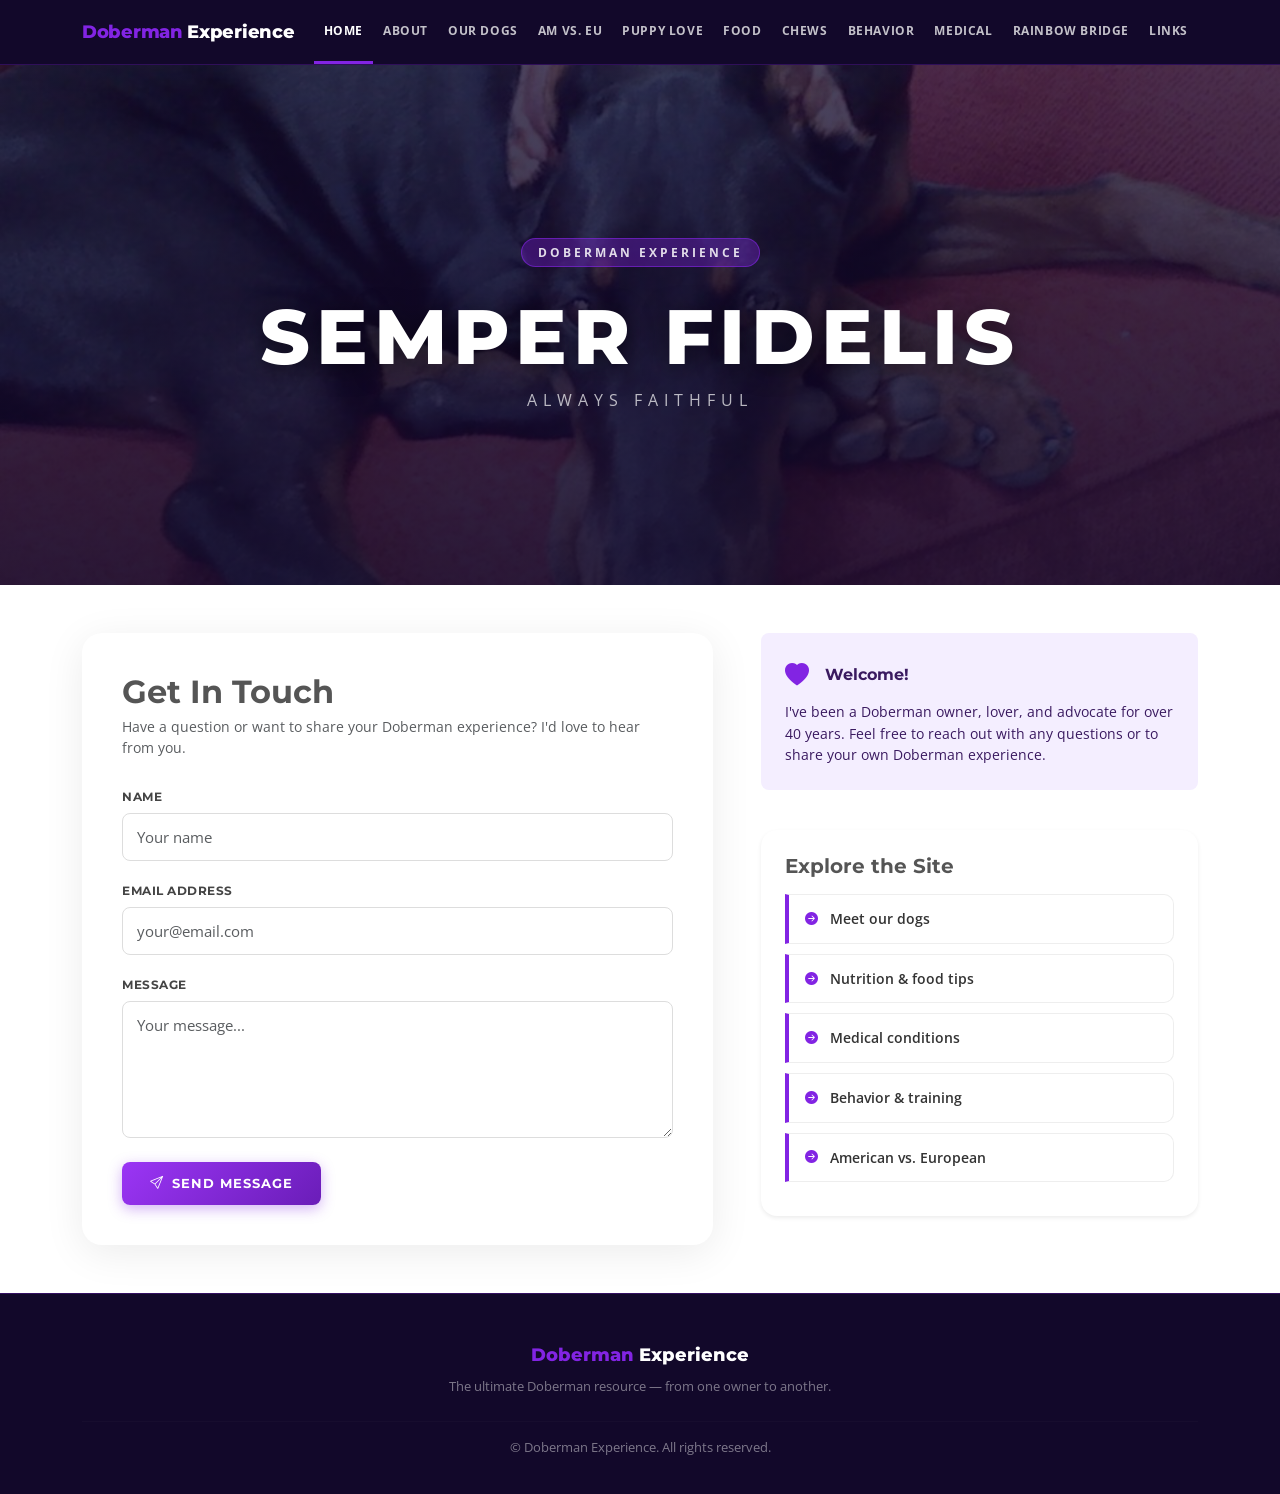
<file: index.html>
<!DOCTYPE html>
<html lang="en">
<head>
  <meta charset="UTF-8">
  <meta name="viewport" content="width=device-width, initial-scale=1.0">
  <title>Doberman Experience – The ultimate Doberman Experience</title>
  <meta name="description" content="Resources, tips, and personal insights from 40+ years of Doberman ownership.">
  <link rel="stylesheet" href="https://cdn.jsdelivr.net/npm/bootstrap@5.3.3/dist/css/bootstrap.min.css">
  <link rel="stylesheet" href="https://cdn.jsdelivr.net/npm/bootstrap-icons@1.11.3/font/bootstrap-icons.min.css">
  <link rel="stylesheet" href="css/styles.css">
</head>
<body>

  <!-- ── Navbar ── -->
  <nav class="navbar navbar-expand-xl sticky-top site-navbar">
    <div class="container">
      <a class="navbar-brand" href="index.html"><span>Doberman</span> Experience</a>
      <button class="navbar-toggler" type="button" data-bs-toggle="collapse" data-bs-target="#siteNav" aria-label="Toggle navigation">
        <span class="navbar-toggler-icon"></span>
      </button>
      <div class="collapse navbar-collapse" id="siteNav">
        <ul class="navbar-nav ms-auto">
          <li class="nav-item"><a class="nav-link active" href="index.html">Home</a></li>
          <li class="nav-item"><a class="nav-link" href="about.html">About</a></li>
          <li class="nav-item"><a class="nav-link" href="our-dogs.html">Our Dogs</a></li>
          <li class="nav-item"><a class="nav-link" href="american-vs-european.html">Am vs. EU</a></li>
          <li class="nav-item"><a class="nav-link" href="puppy-love.html">Puppy Love</a></li>
          <li class="nav-item"><a class="nav-link" href="food.html">Food</a></li>
          <li class="nav-item"><a class="nav-link" href="chews.html">Chews</a></li>
          <li class="nav-item"><a class="nav-link" href="behavior.html">Behavior</a></li>
          <li class="nav-item"><a class="nav-link" href="medical-conditions.html">Medical</a></li>
          <li class="nav-item"><a class="nav-link" href="rainbow-bridge.html">Rainbow Bridge</a></li>
          <li class="nav-item"><a class="nav-link" href="links.html">Links</a></li>
        </ul>
      </div>
    </div>
  </nav>

  <!-- ── Hero ── -->
  <section class="hero">
    <div class="hero-bg" style="background-image:url('images/cropped-vika-red_n.jpg');"></div>
    <div class="hero-overlay"></div>
    <div class="hero-content">
      <div class="hero-badge">Doberman Experience</div>
      <h2>Semper Fidelis</h2>
      <p class="hero-sub">Always faithful</p>
    </div>
  </section>

  <!-- ── Main ── -->
  <main class="py-5">
    <div class="container">
      <div class="row g-5">

        <!-- Contact form -->
        <div class="col-lg-7">
          <div class="contact-card">
            <h2 class="fw-bold mb-1" style="font-family:'Montserrat',sans-serif;">Get In Touch</h2>
            <p class="text-muted mb-4" style="font-size:0.9rem;">Have a question or want to share your Doberman experience? I'd love to hear from you.</p>

            <!-- Replace action URL with your Formspree endpoint (free at formspree.io) -->
            <form action="YOUR_FORMSPREE_ENDPOINT_HERE" method="POST">
              <div class="mb-3">
                <label class="form-label" for="name">Name</label>
                <input type="text" class="form-control" id="name" name="name" placeholder="Your name" required>
              </div>
              <div class="mb-3">
                <label class="form-label" for="email">Email Address</label>
                <input type="email" class="form-control" id="email" name="email" placeholder="your@email.com" required>
              </div>
              <div class="mb-4">
                <label class="form-label" for="message">Message</label>
                <textarea class="form-control" id="message" name="message" rows="5" placeholder="Your message..." required></textarea>
              </div>
              <button type="submit" class="btn btn-primary">
                <i class="bi bi-send me-2"></i>Send Message
              </button>
            </form>
          </div>
        </div>

        <!-- Sidebar -->
        <div class="col-lg-5 d-flex flex-column gap-4">

          <div class="alert alert-brand-info rounded-3 border-0 p-4">
            <div class="d-flex align-items-center gap-3 mb-2">
              <i class="bi bi-heart-fill fs-4 text-purple"></i>
              <strong style="font-family:'Montserrat',sans-serif;">Welcome!</strong>
            </div>
            <p class="mb-0" style="font-size:0.9rem;">I've been a Doberman owner, lover, and advocate for over 40 years. Feel free to reach out with any questions or to share your own Doberman experience.</p>
          </div>

          <div class="bg-white rounded-4 p-4 shadow-sm">
            <h5 class="fw-bold mb-3" style="font-family:'Montserrat',sans-serif;">Explore the Site</h5>
            <a href="our-dogs.html" class="resource-link"><i class="bi bi-arrow-right-circle-fill"></i>Meet our dogs</a>
            <a href="food.html" class="resource-link"><i class="bi bi-arrow-right-circle-fill"></i>Nutrition &amp; food tips</a>
            <a href="medical-conditions.html" class="resource-link"><i class="bi bi-arrow-right-circle-fill"></i>Medical conditions</a>
            <a href="behavior.html" class="resource-link"><i class="bi bi-arrow-right-circle-fill"></i>Behavior &amp; training</a>
            <a href="american-vs-european.html" class="resource-link"><i class="bi bi-arrow-right-circle-fill"></i>American vs. European</a>
          </div>

        </div>
      </div>
    </div>
  </main>

  <!-- ── Footer ── -->
  <footer class="site-footer">
    <div class="container text-center">
      <div class="footer-brand"><span>Doberman</span> Experience</div>
      <p>The ultimate Doberman resource — from one owner to another.</p>
      <hr class="footer-divider">
      <p>&copy; Doberman Experience. All rights reserved.</p>
    </div>
  </footer>

  <script src="https://cdn.jsdelivr.net/npm/bootstrap@5.3.3/dist/js/bootstrap.bundle.min.js"></script>
  <script>
    // subtle hero zoom on load
    document.querySelector('.hero-bg').addEventListener('load', function() {
      this.classList.add('loaded');
    });
    document.querySelector('.hero-bg').classList.add('loaded');
  </script>
</body>
</html>
</file>
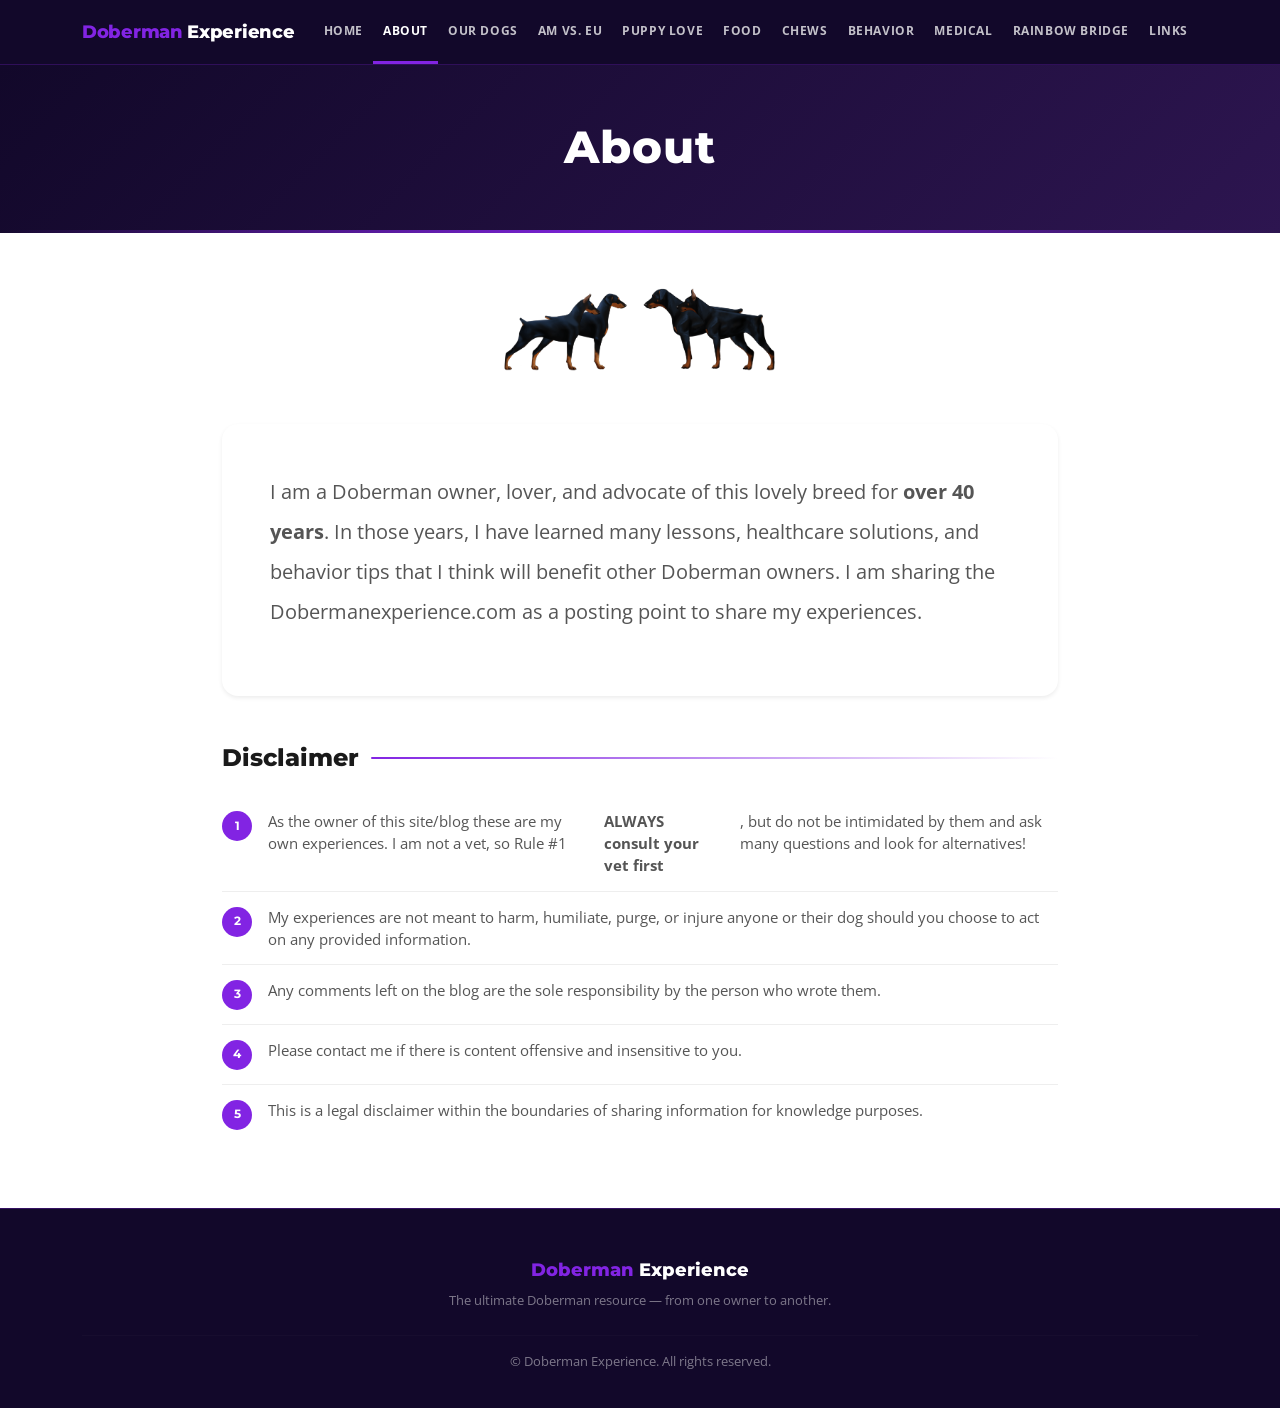
<file: about.html>
<!DOCTYPE html>
<html lang="en">
<head>
  <meta charset="UTF-8">
  <meta name="viewport" content="width=device-width, initial-scale=1.0">
  <title>About – Doberman Experience</title>
  <link rel="stylesheet" href="https://cdn.jsdelivr.net/npm/bootstrap@5.3.3/dist/css/bootstrap.min.css">
  <link rel="stylesheet" href="https://cdn.jsdelivr.net/npm/bootstrap-icons@1.11.3/font/bootstrap-icons.min.css">
  <link rel="stylesheet" href="css/styles.css">
</head>
<body>

  <nav class="navbar navbar-expand-xl sticky-top site-navbar">
    <div class="container">
      <a class="navbar-brand" href="index.html"><span>Doberman</span> Experience</a>
      <button class="navbar-toggler" type="button" data-bs-toggle="collapse" data-bs-target="#siteNav" aria-label="Toggle navigation">
        <span class="navbar-toggler-icon"></span>
      </button>
      <div class="collapse navbar-collapse" id="siteNav">
        <ul class="navbar-nav ms-auto">
          <li class="nav-item"><a class="nav-link" href="index.html">Home</a></li>
          <li class="nav-item"><a class="nav-link active" href="about.html">About</a></li>
          <li class="nav-item"><a class="nav-link" href="our-dogs.html">Our Dogs</a></li>
          <li class="nav-item"><a class="nav-link" href="american-vs-european.html">Am vs. EU</a></li>
          <li class="nav-item"><a class="nav-link" href="puppy-love.html">Puppy Love</a></li>
          <li class="nav-item"><a class="nav-link" href="food.html">Food</a></li>
          <li class="nav-item"><a class="nav-link" href="chews.html">Chews</a></li>
          <li class="nav-item"><a class="nav-link" href="behavior.html">Behavior</a></li>
          <li class="nav-item"><a class="nav-link" href="medical-conditions.html">Medical</a></li>
          <li class="nav-item"><a class="nav-link" href="rainbow-bridge.html">Rainbow Bridge</a></li>
          <li class="nav-item"><a class="nav-link" href="links.html">Links</a></li>
        </ul>
      </div>
    </div>
  </nav>

  <div class="page-hero">
    <h1>About</h1>
  </div>

  <main class="py-5">
    <div class="container" style="max-width:860px;">

      <div class="text-center mb-5">
        <img src="images/american-vs-european-doberman.png"
             alt="American vs European Doberman"
             class="img-fluid"
             style="max-width:280px;">
      </div>

      <div class="bg-white rounded-4 p-4 p-md-5 shadow-sm mb-5">
        <p class="fs-5 lh-lg">I am a Doberman owner, lover, and advocate of this lovely breed for <strong>over 40 years</strong>. In those years, I have learned many lessons, healthcare solutions, and behavior tips that I think will benefit other Doberman owners. I am sharing the Dobermanexperience.com as a posting point to share my experiences.</p>
      </div>

      <h2 class="section-heading">Disclaimer</h2>

      <ul class="disclaimer-list">
        <li>As the owner of this site/blog these are my own experiences. I am not a vet, so Rule #1 <strong>ALWAYS consult your vet first</strong>, but do not be intimidated by them and ask many questions and look for alternatives!</li>
        <li>My experiences are not meant to harm, humiliate, purge, or injure anyone or their dog should you choose to act on any provided information.</li>
        <li>Any comments left on the blog are the sole responsibility by the person who wrote them.</li>
        <li>Please contact me if there is content offensive and insensitive to you.</li>
        <li>This is a legal disclaimer within the boundaries of sharing information for knowledge purposes.</li>
      </ul>

    </div>
  </main>

  <footer class="site-footer">
    <div class="container text-center">
      <div class="footer-brand"><span>Doberman</span> Experience</div>
      <p>The ultimate Doberman resource — from one owner to another.</p>
      <hr class="footer-divider">
      <p>&copy; Doberman Experience. All rights reserved.</p>
    </div>
  </footer>

  <script src="https://cdn.jsdelivr.net/npm/bootstrap@5.3.3/dist/js/bootstrap.bundle.min.js"></script>
</body>
</html>
</file>
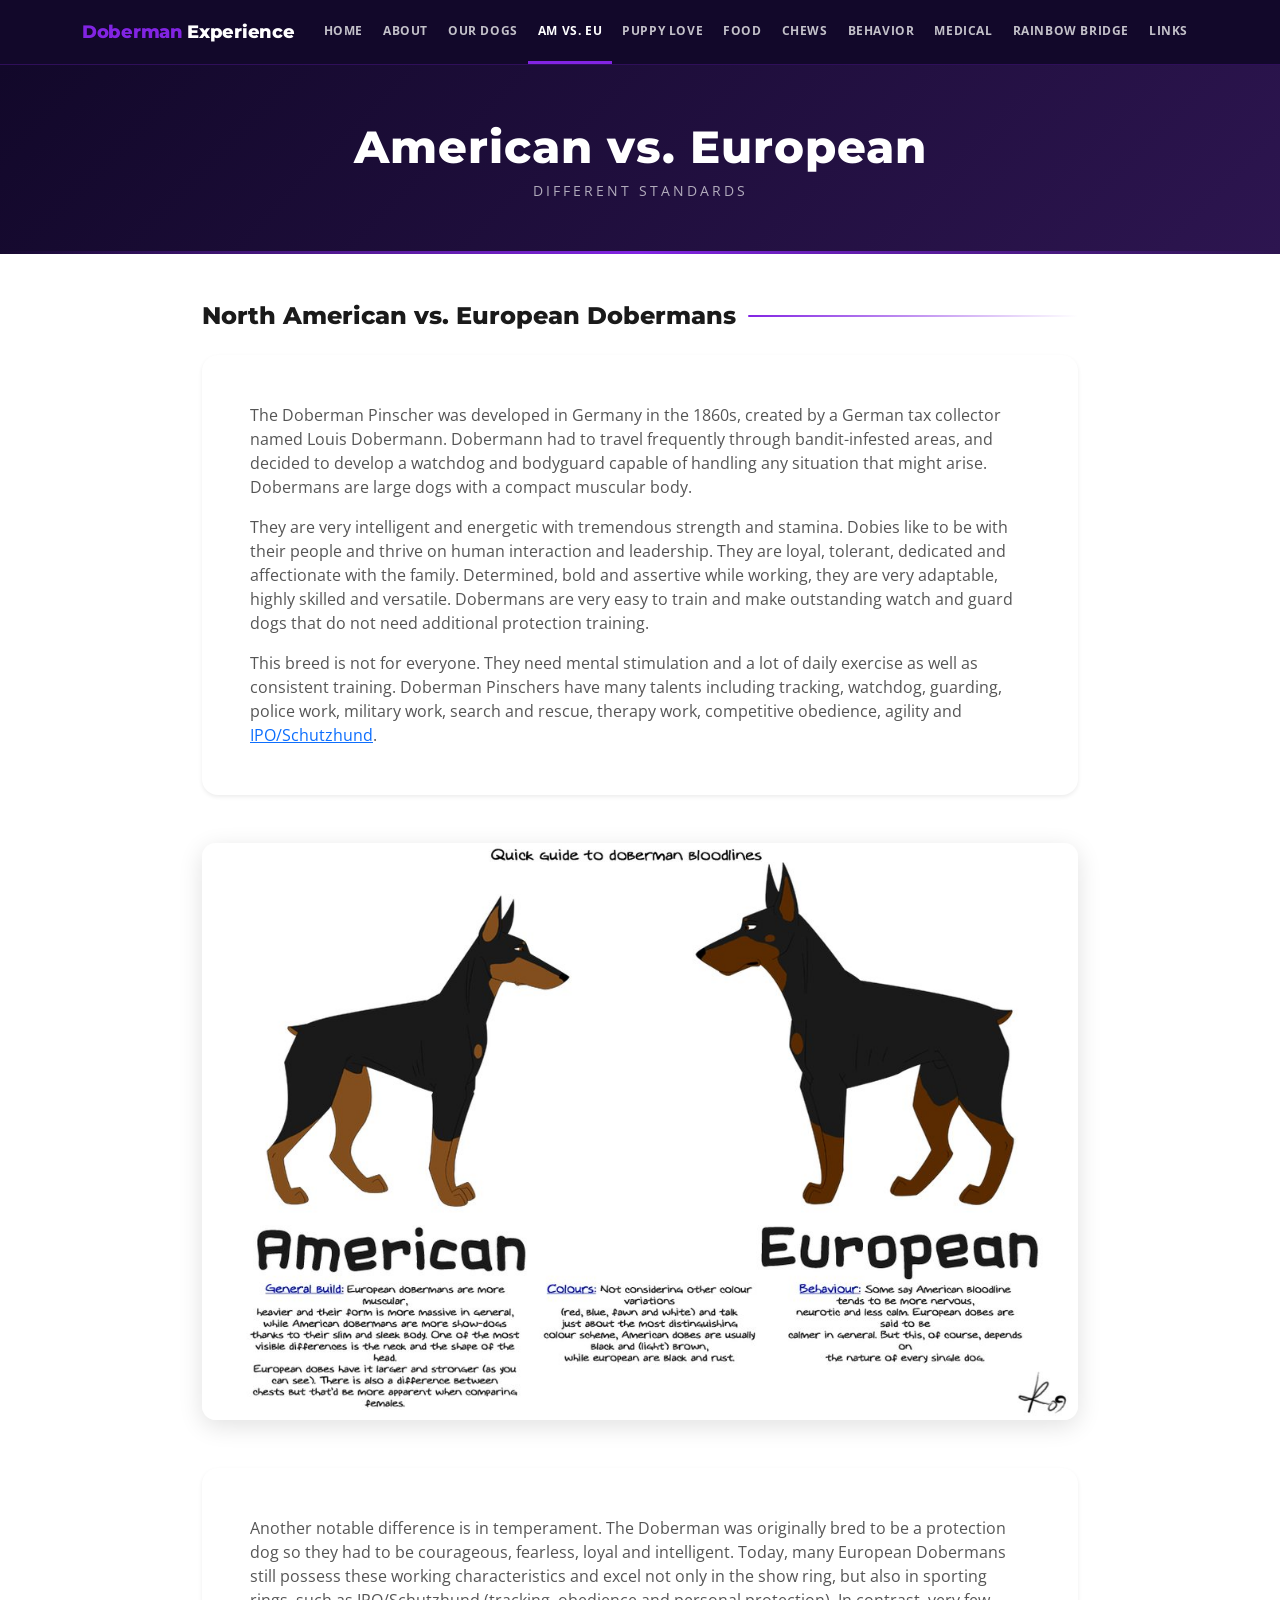
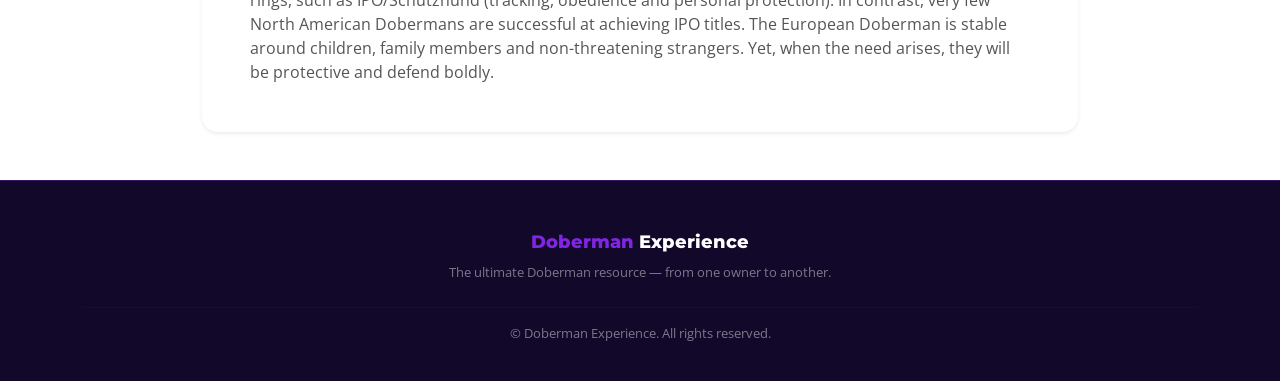
<file: american-vs-european.html>
<!DOCTYPE html>
<html lang="en">
<head>
  <meta charset="UTF-8">
  <meta name="viewport" content="width=device-width, initial-scale=1.0">
  <title>American vs. European – Doberman Experience</title>
  <link rel="stylesheet" href="https://cdn.jsdelivr.net/npm/bootstrap@5.3.3/dist/css/bootstrap.min.css">
  <link rel="stylesheet" href="https://cdn.jsdelivr.net/npm/bootstrap-icons@1.11.3/font/bootstrap-icons.min.css">
  <link rel="stylesheet" href="css/styles.css">
</head>
<body>

  <nav class="navbar navbar-expand-xl sticky-top site-navbar">
    <div class="container">
      <a class="navbar-brand" href="index.html"><span>Doberman</span> Experience</a>
      <button class="navbar-toggler" type="button" data-bs-toggle="collapse" data-bs-target="#siteNav" aria-label="Toggle navigation">
        <span class="navbar-toggler-icon"></span>
      </button>
      <div class="collapse navbar-collapse" id="siteNav">
        <ul class="navbar-nav ms-auto">
          <li class="nav-item"><a class="nav-link" href="index.html">Home</a></li>
          <li class="nav-item"><a class="nav-link" href="about.html">About</a></li>
          <li class="nav-item"><a class="nav-link" href="our-dogs.html">Our Dogs</a></li>
          <li class="nav-item"><a class="nav-link active" href="american-vs-european.html">Am vs. EU</a></li>
          <li class="nav-item"><a class="nav-link" href="puppy-love.html">Puppy Love</a></li>
          <li class="nav-item"><a class="nav-link" href="food.html">Food</a></li>
          <li class="nav-item"><a class="nav-link" href="chews.html">Chews</a></li>
          <li class="nav-item"><a class="nav-link" href="behavior.html">Behavior</a></li>
          <li class="nav-item"><a class="nav-link" href="medical-conditions.html">Medical</a></li>
          <li class="nav-item"><a class="nav-link" href="rainbow-bridge.html">Rainbow Bridge</a></li>
          <li class="nav-item"><a class="nav-link" href="links.html">Links</a></li>
        </ul>
      </div>
    </div>
  </nav>

  <div class="page-hero">
    <h1>American vs. European</h1>
    <p>Different Standards</p>
  </div>

  <main class="py-5">
    <div class="container" style="max-width:900px;">

      <h2 class="section-heading">North American vs. European Dobermans</h2>

      <div class="bg-white rounded-4 p-4 p-md-5 shadow-sm mb-5">
        <p>The Doberman Pinscher was developed in Germany in the 1860s, created by a German tax collector named Louis Dobermann. Dobermann had to travel frequently through bandit-infested areas, and decided to develop a watchdog and bodyguard capable of handling any situation that might arise. Dobermans are large dogs with a compact muscular body.</p>

        <p>They are very intelligent and energetic with tremendous strength and stamina. Dobies like to be with their people and thrive on human interaction and leadership. They are loyal, tolerant, dedicated and affectionate with the family. Determined, bold and assertive while working, they are very adaptable, highly skilled and versatile. Dobermans are very easy to train and make outstanding watch and guard dogs that do not need additional protection training.</p>

        <p class="mb-0">This breed is not for everyone. They need mental stimulation and a lot of daily exercise as well as consistent training. Doberman Pinschers have many talents including tracking, watchdog, guarding, police work, military work, search and rescue, therapy work, competitive obedience, agility and <a href="http://www.myschutzhundlife.com/" target="_blank" rel="noopener">IPO/Schutzhund</a>.</p>
      </div>

      <div class="text-center mb-5">
        <img src="images/american-vs-european-comparison.png"
             alt="American vs European Doberman comparison"
             class="img-fluid img-rounded">
      </div>

      <div class="bg-white rounded-4 p-4 p-md-5 shadow-sm">
        <p class="mb-0">Another notable difference is in temperament. The Doberman was originally bred to be a protection dog so they had to be courageous, fearless, loyal and intelligent. Today, many European Dobermans still possess these working characteristics and excel not only in the show ring, but also in sporting rings, such as IPO/Schutzhund (tracking, obedience and personal protection). In contrast, very few North American Dobermans are successful at achieving IPO titles. The European Doberman is stable around children, family members and non-threatening strangers. Yet, when the need arises, they will be protective and defend boldly.</p>
      </div>

    </div>
  </main>

  <footer class="site-footer">
    <div class="container text-center">
      <div class="footer-brand"><span>Doberman</span> Experience</div>
      <p>The ultimate Doberman resource — from one owner to another.</p>
      <hr class="footer-divider">
      <p>&copy; Doberman Experience. All rights reserved.</p>
    </div>
  </footer>

  <script src="https://cdn.jsdelivr.net/npm/bootstrap@5.3.3/dist/js/bootstrap.bundle.min.js"></script>
</body>
</html>
</file>
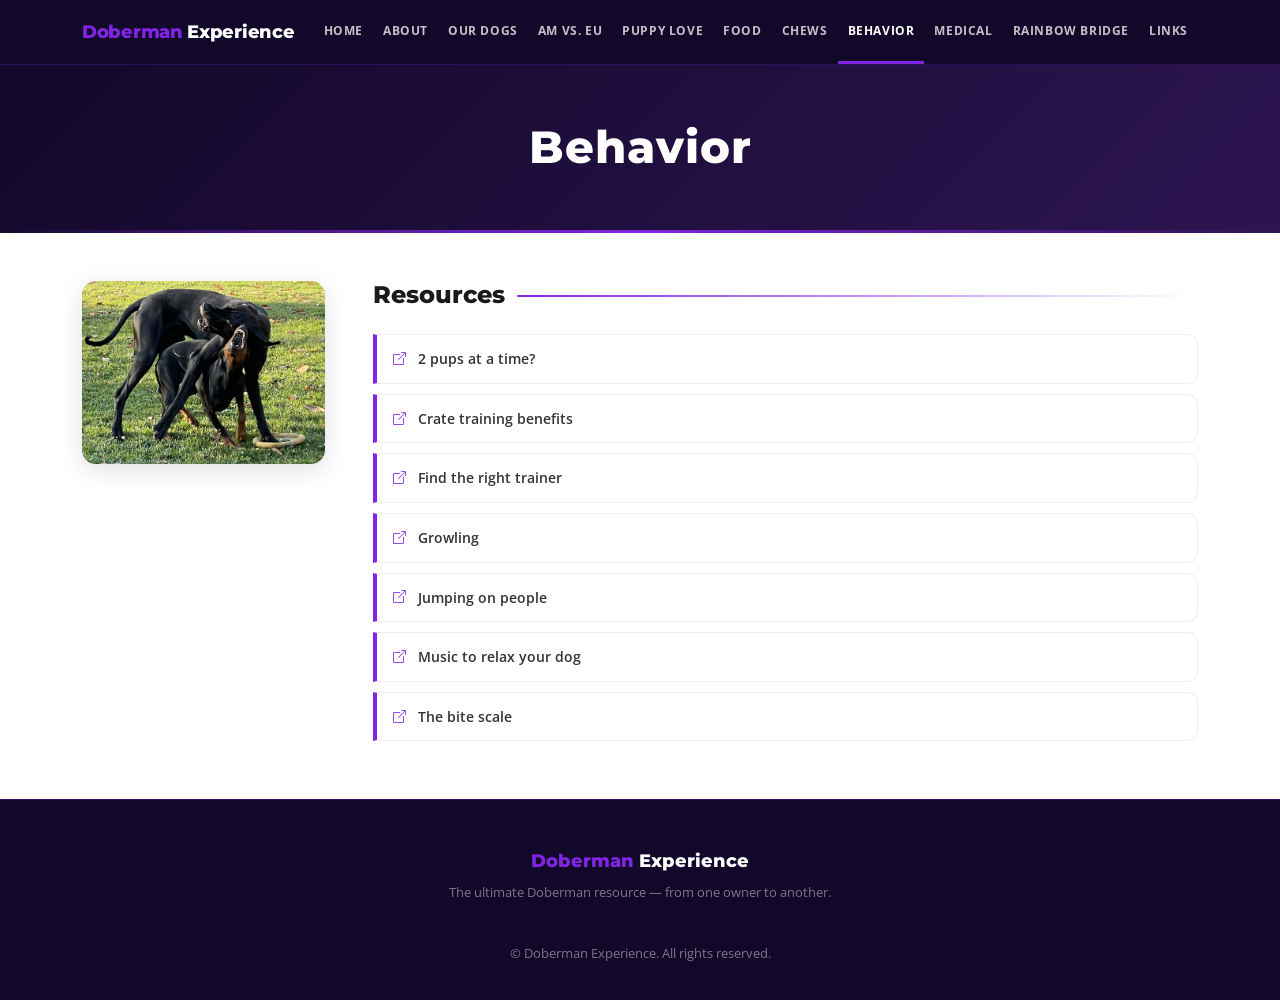
<file: behavior.html>
<!DOCTYPE html>
<html lang="en">
<head>
  <meta charset="UTF-8">
  <meta name="viewport" content="width=device-width, initial-scale=1.0">
  <title>Behavior – Doberman Experience</title>
  <link rel="stylesheet" href="https://cdn.jsdelivr.net/npm/bootstrap@5.3.3/dist/css/bootstrap.min.css">
  <link rel="stylesheet" href="https://cdn.jsdelivr.net/npm/bootstrap-icons@1.11.3/font/bootstrap-icons.min.css">
  <link rel="stylesheet" href="css/styles.css">
</head>
<body>

  <nav class="navbar navbar-expand-xl sticky-top site-navbar">
    <div class="container">
      <a class="navbar-brand" href="index.html"><span>Doberman</span> Experience</a>
      <button class="navbar-toggler" type="button" data-bs-toggle="collapse" data-bs-target="#siteNav" aria-label="Toggle navigation">
        <span class="navbar-toggler-icon"></span>
      </button>
      <div class="collapse navbar-collapse" id="siteNav">
        <ul class="navbar-nav ms-auto">
          <li class="nav-item"><a class="nav-link" href="index.html">Home</a></li>
          <li class="nav-item"><a class="nav-link" href="about.html">About</a></li>
          <li class="nav-item"><a class="nav-link" href="our-dogs.html">Our Dogs</a></li>
          <li class="nav-item"><a class="nav-link" href="american-vs-european.html">Am vs. EU</a></li>
          <li class="nav-item"><a class="nav-link" href="puppy-love.html">Puppy Love</a></li>
          <li class="nav-item"><a class="nav-link" href="food.html">Food</a></li>
          <li class="nav-item"><a class="nav-link" href="chews.html">Chews</a></li>
          <li class="nav-item"><a class="nav-link active" href="behavior.html">Behavior</a></li>
          <li class="nav-item"><a class="nav-link" href="medical-conditions.html">Medical</a></li>
          <li class="nav-item"><a class="nav-link" href="rainbow-bridge.html">Rainbow Bridge</a></li>
          <li class="nav-item"><a class="nav-link" href="links.html">Links</a></li>
        </ul>
      </div>
    </div>
  </nav>

  <div class="page-hero">
    <h1>Behavior</h1>
  </div>

  <main class="py-5">
    <div class="container">

      <div class="row g-5 align-items-start">

        <!-- Image -->
        <div class="col-md-4 col-lg-3 text-center">
          <img src="images/behavior.jpg"
               alt="Doberman behavior"
               class="img-fluid img-rounded">
        </div>

        <!-- Resources -->
        <div class="col-md-8 col-lg-9">
          <h2 class="section-heading">Resources</h2>

          <a href="http://leerburg.com/2dogs.htm" target="_blank" rel="noopener" class="resource-link">
            <i class="bi bi-box-arrow-up-right"></i>2 pups at a time?
          </a>
          <a href="https://www.paws.org/library/dogs/training/the-benefits-of-crate-training/" target="_blank" rel="noopener" class="resource-link">
            <i class="bi bi-box-arrow-up-right"></i>Crate training benefits
          </a>
          <a href="http://www.collared-scholar.com/chose-wrong-look-hiring-dog-trainer/" target="_blank" rel="noopener" class="resource-link">
            <i class="bi bi-box-arrow-up-right"></i>Find the right trainer
          </a>
          <a href="https://www.akc.org/expert-advice/training/why-dogs-growl-and-how-to-handle-it/" target="_blank" rel="noopener" class="resource-link">
            <i class="bi bi-box-arrow-up-right"></i>Growling
          </a>
          <a href="https://www.akc.org/expert-advice/training/how-to-stop-your-dog-from-jumping-up-on-people/" target="_blank" rel="noopener" class="resource-link">
            <i class="bi bi-box-arrow-up-right"></i>Jumping on people
          </a>
          <a href="http://www.relaxmydog.com/" target="_blank" rel="noopener" class="resource-link">
            <i class="bi bi-box-arrow-up-right"></i>Music to relax your dog
          </a>
          <a href="http://www.dogstardaily.com/training/bite-scale" target="_blank" rel="noopener" class="resource-link">
            <i class="bi bi-box-arrow-up-right"></i>The bite scale
          </a>

        </div>
      </div>
    </div>
  </main>

  <footer class="site-footer">
    <div class="container text-center">
      <div class="footer-brand"><span>Doberman</span> Experience</div>
      <p>The ultimate Doberman resource — from one owner to another.</p>
      <hr class="footer-divider">
      <p>&copy; Doberman Experience. All rights reserved.</p>
    </div>
  </footer>

  <script src="https://cdn.jsdelivr.net/npm/bootstrap@5.3.3/dist/js/bootstrap.bundle.min.js"></script>
</body>
</html>
</file>
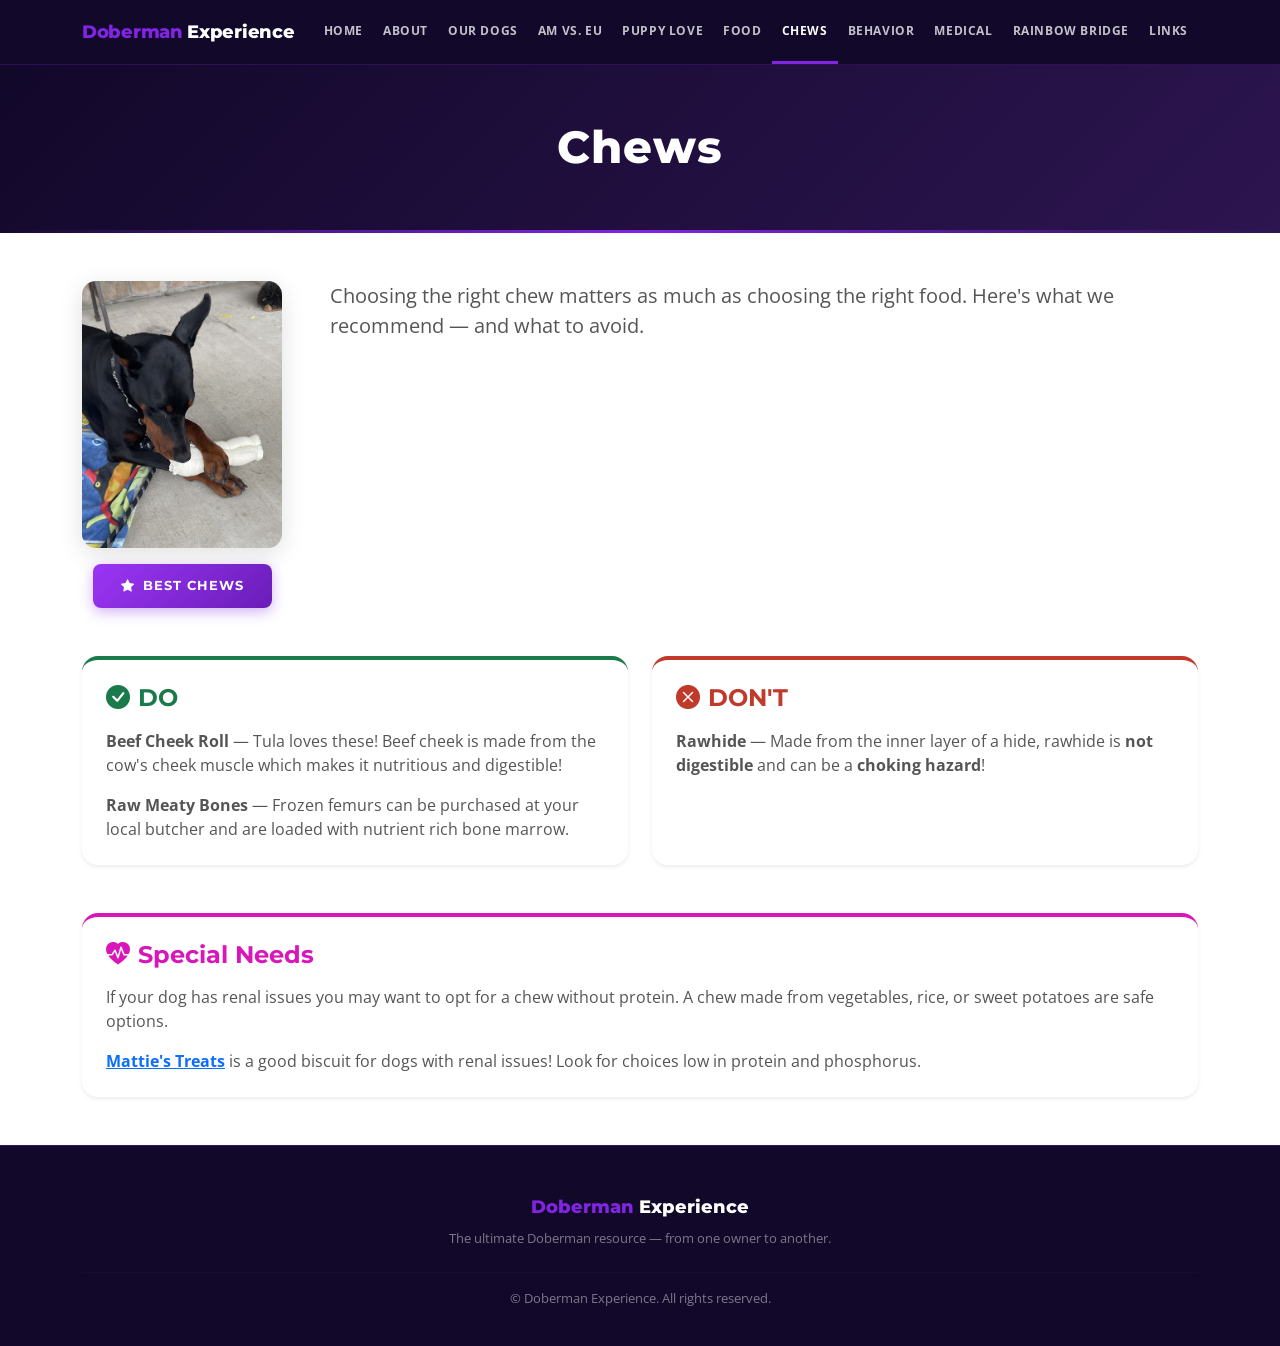
<file: chews.html>
<!DOCTYPE html>
<html lang="en">
<head>
  <meta charset="UTF-8">
  <meta name="viewport" content="width=device-width, initial-scale=1.0">
  <title>Chews – Doberman Experience</title>
  <link rel="stylesheet" href="https://cdn.jsdelivr.net/npm/bootstrap@5.3.3/dist/css/bootstrap.min.css">
  <link rel="stylesheet" href="https://cdn.jsdelivr.net/npm/bootstrap-icons@1.11.3/font/bootstrap-icons.min.css">
  <link rel="stylesheet" href="css/styles.css">
</head>
<body>

  <nav class="navbar navbar-expand-xl sticky-top site-navbar">
    <div class="container">
      <a class="navbar-brand" href="index.html"><span>Doberman</span> Experience</a>
      <button class="navbar-toggler" type="button" data-bs-toggle="collapse" data-bs-target="#siteNav" aria-label="Toggle navigation">
        <span class="navbar-toggler-icon"></span>
      </button>
      <div class="collapse navbar-collapse" id="siteNav">
        <ul class="navbar-nav ms-auto">
          <li class="nav-item"><a class="nav-link" href="index.html">Home</a></li>
          <li class="nav-item"><a class="nav-link" href="about.html">About</a></li>
          <li class="nav-item"><a class="nav-link" href="our-dogs.html">Our Dogs</a></li>
          <li class="nav-item"><a class="nav-link" href="american-vs-european.html">Am vs. EU</a></li>
          <li class="nav-item"><a class="nav-link" href="puppy-love.html">Puppy Love</a></li>
          <li class="nav-item"><a class="nav-link" href="food.html">Food</a></li>
          <li class="nav-item"><a class="nav-link active" href="chews.html">Chews</a></li>
          <li class="nav-item"><a class="nav-link" href="behavior.html">Behavior</a></li>
          <li class="nav-item"><a class="nav-link" href="medical-conditions.html">Medical</a></li>
          <li class="nav-item"><a class="nav-link" href="rainbow-bridge.html">Rainbow Bridge</a></li>
          <li class="nav-item"><a class="nav-link" href="links.html">Links</a></li>
        </ul>
      </div>
    </div>
  </nav>

  <div class="page-hero">
    <h1>Chews</h1>
  </div>

  <main class="py-5">
    <div class="container">

      <!-- Intro row -->
      <div class="row g-5 align-items-start mb-5">
        <div class="col-md-auto text-center">
          <img src="images/chews.jpg"
               alt="Dog chews"
               class="img-fluid img-rounded"
               style="max-width:200px;">
          <div class="mt-3">
            <a href="https://thenaturaldogcompany.com/" target="_blank" rel="noopener" class="btn btn-primary">
              <i class="bi bi-star-fill me-2"></i>Best Chews
            </a>
          </div>
        </div>
        <div class="col">
          <p class="fs-5">Choosing the right chew matters as much as choosing the right food. Here's what we recommend — and what to avoid.</p>
        </div>
      </div>

      <!-- DO / DON'T -->
      <div class="row g-4 mb-5">
        <div class="col-md-6">
          <div class="bg-white rounded-4 shadow-sm p-4 h-100 do-card">
            <h4 class="fw-bold mb-3" style="color:#1a7a4a;"><i class="bi bi-check-circle-fill me-2"></i>DO</h4>
            <p><strong>Beef Cheek Roll</strong> — Tula loves these! Beef cheek is made from the cow's cheek muscle which makes it nutritious and digestible!</p>
            <p class="mb-0"><strong>Raw Meaty Bones</strong> — Frozen femurs can be purchased at your local butcher and are loaded with nutrient rich bone marrow.</p>
          </div>
        </div>
        <div class="col-md-6">
          <div class="bg-white rounded-4 shadow-sm p-4 h-100 dont-card">
            <h4 class="fw-bold mb-3" style="color:#c0392b;"><i class="bi bi-x-circle-fill me-2"></i>DON'T</h4>
            <p class="mb-0"><strong>Rawhide</strong> — Made from the inner layer of a hide, rawhide is <strong>not digestible</strong> and can be a <strong>choking hazard</strong>!</p>
          </div>
        </div>
      </div>

      <!-- Special Needs -->
      <div class="bg-white rounded-4 shadow-sm p-4 special-card">
        <h4 class="fw-bold mb-3" style="color:#d916b8;"><i class="bi bi-heart-pulse-fill me-2"></i>Special Needs</h4>
        <p>If your dog has renal issues you may want to opt for a chew without protein. A chew made from vegetables, rice, or sweet potatoes are safe options.</p>
        <p class="mb-0"><a href="https://www.mattiestreats.com/" target="_blank" rel="noopener"><strong>Mattie's Treats</strong></a> is a good biscuit for dogs with renal issues! Look for choices low in protein and phosphorus.</p>
      </div>

    </div>
  </main>

  <footer class="site-footer">
    <div class="container text-center">
      <div class="footer-brand"><span>Doberman</span> Experience</div>
      <p>The ultimate Doberman resource — from one owner to another.</p>
      <hr class="footer-divider">
      <p>&copy; Doberman Experience. All rights reserved.</p>
    </div>
  </footer>

  <script src="https://cdn.jsdelivr.net/npm/bootstrap@5.3.3/dist/js/bootstrap.bundle.min.js"></script>
</body>
</html>
</file>
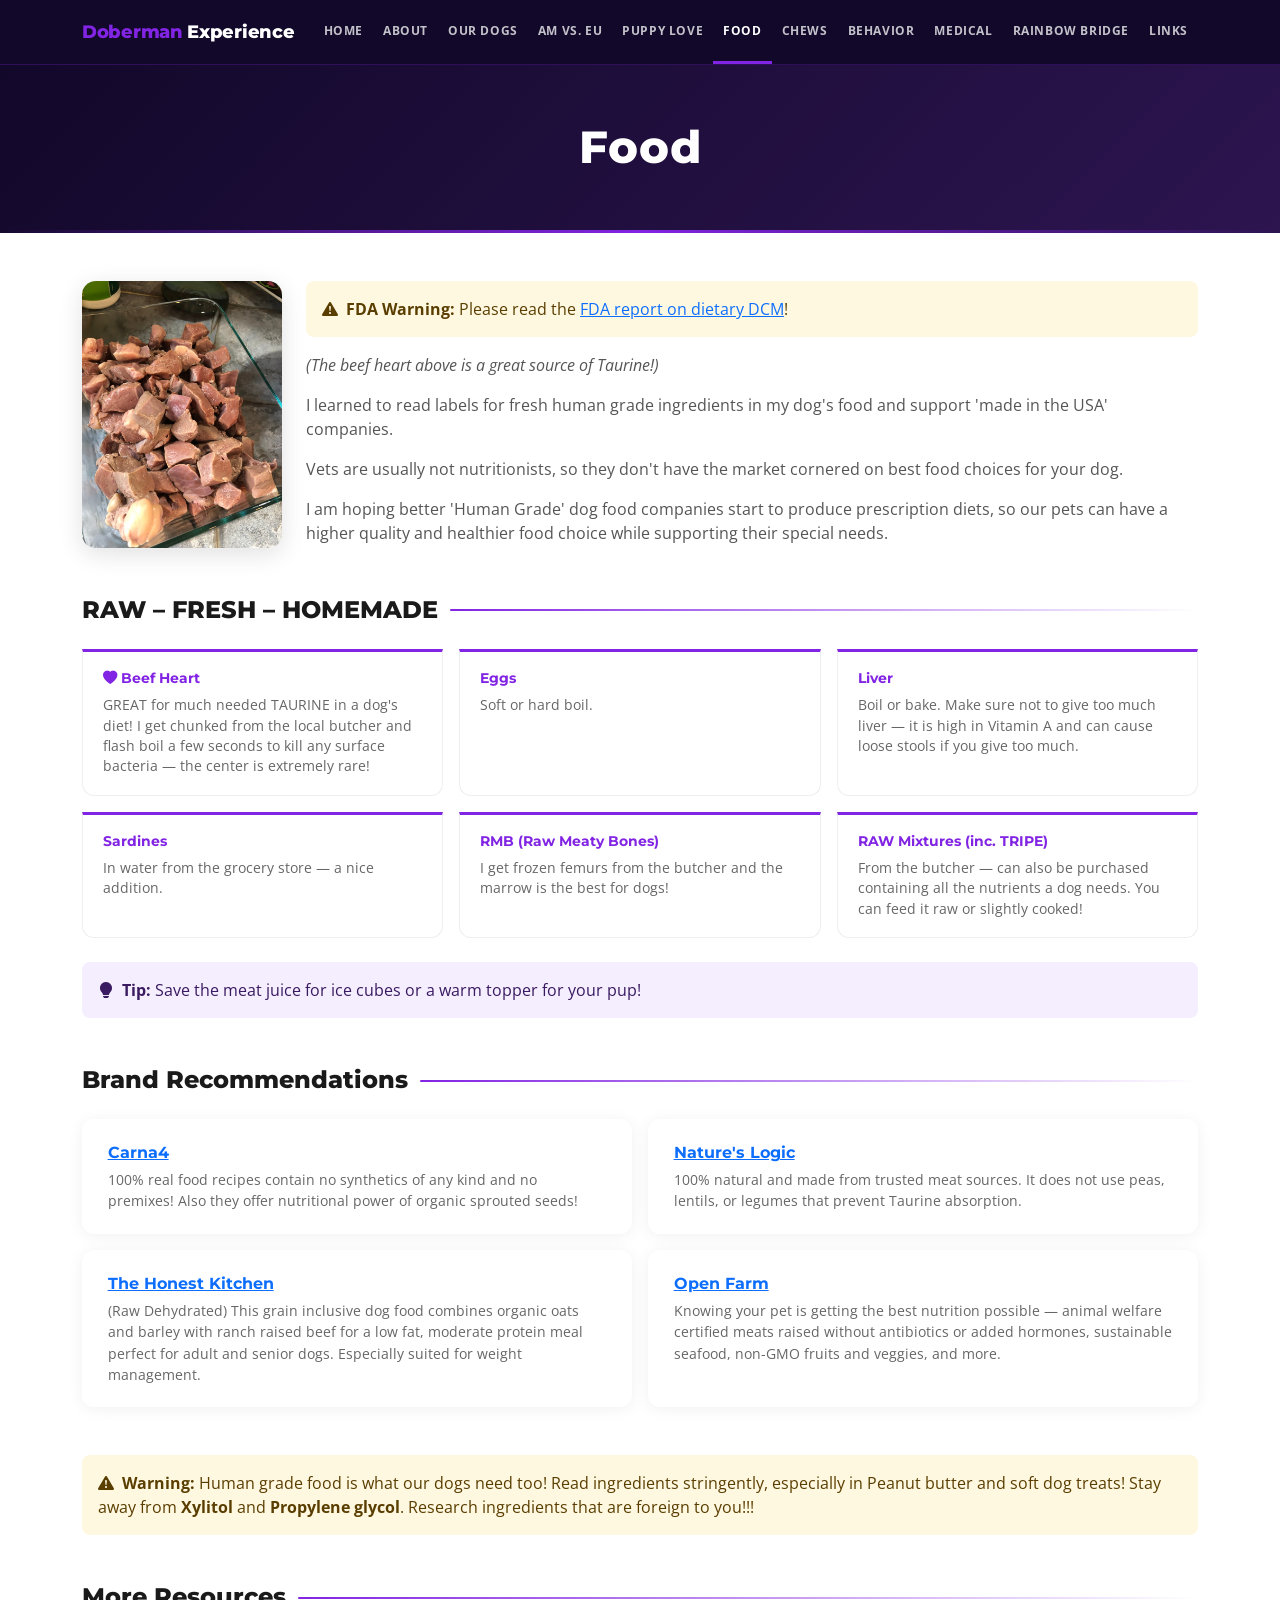
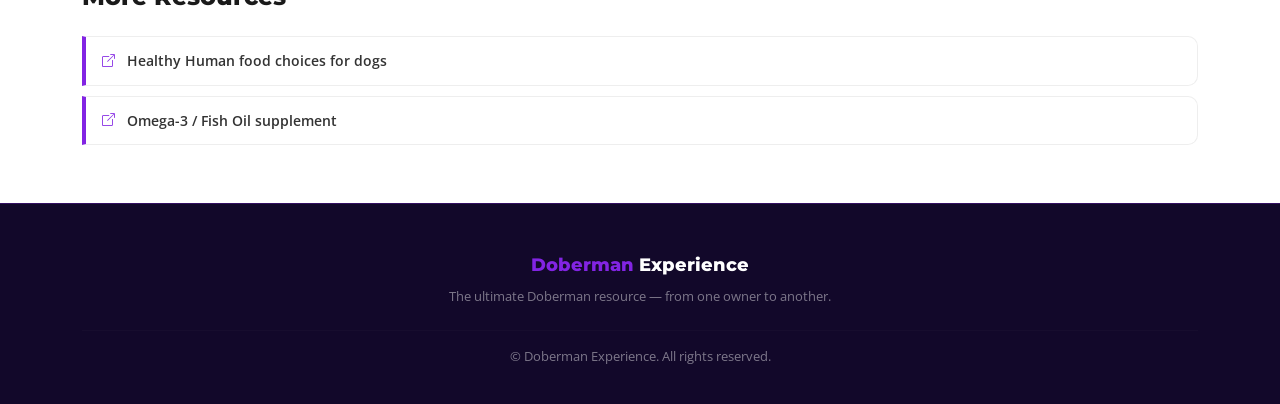
<file: food.html>
<!DOCTYPE html>
<html lang="en">
<head>
  <meta charset="UTF-8">
  <meta name="viewport" content="width=device-width, initial-scale=1.0">
  <title>Food – Doberman Experience</title>
  <link rel="stylesheet" href="https://cdn.jsdelivr.net/npm/bootstrap@5.3.3/dist/css/bootstrap.min.css">
  <link rel="stylesheet" href="https://cdn.jsdelivr.net/npm/bootstrap-icons@1.11.3/font/bootstrap-icons.min.css">
  <link rel="stylesheet" href="css/styles.css">
</head>
<body>

  <nav class="navbar navbar-expand-xl sticky-top site-navbar">
    <div class="container">
      <a class="navbar-brand" href="index.html"><span>Doberman</span> Experience</a>
      <button class="navbar-toggler" type="button" data-bs-toggle="collapse" data-bs-target="#siteNav" aria-label="Toggle navigation">
        <span class="navbar-toggler-icon"></span>
      </button>
      <div class="collapse navbar-collapse" id="siteNav">
        <ul class="navbar-nav ms-auto">
          <li class="nav-item"><a class="nav-link" href="index.html">Home</a></li>
          <li class="nav-item"><a class="nav-link" href="about.html">About</a></li>
          <li class="nav-item"><a class="nav-link" href="our-dogs.html">Our Dogs</a></li>
          <li class="nav-item"><a class="nav-link" href="american-vs-european.html">Am vs. EU</a></li>
          <li class="nav-item"><a class="nav-link" href="puppy-love.html">Puppy Love</a></li>
          <li class="nav-item"><a class="nav-link active" href="food.html">Food</a></li>
          <li class="nav-item"><a class="nav-link" href="chews.html">Chews</a></li>
          <li class="nav-item"><a class="nav-link" href="behavior.html">Behavior</a></li>
          <li class="nav-item"><a class="nav-link" href="medical-conditions.html">Medical</a></li>
          <li class="nav-item"><a class="nav-link" href="rainbow-bridge.html">Rainbow Bridge</a></li>
          <li class="nav-item"><a class="nav-link" href="links.html">Links</a></li>
        </ul>
      </div>
    </div>
  </nav>

  <div class="page-hero">
    <h1>Food</h1>
  </div>

  <main class="py-5">
    <div class="container">

      <!-- Intro -->
      <div class="row g-4 align-items-start mb-5">
        <div class="col-md-auto text-center">
          <img src="images/food.jpg"
               alt="Food for Dobermans"
               class="img-fluid img-rounded"
               style="max-width:200px;">
        </div>
        <div class="col">
          <div class="alert alert-brand-warning rounded-3 border-0 mb-3">
            <strong><i class="bi bi-exclamation-triangle-fill me-2"></i>FDA Warning:</strong>
            Please read the <a href="https://www.fda.gov/animal-veterinary/news-events/fda-investigation-potential-link-between-certain-diets-and-canine-dilated-cardiomyopathy" target="_blank" rel="noopener">FDA report on dietary DCM</a>!
          </div>
          <p><em>(The beef heart above is a great source of Taurine!)</em></p>
          <p>I learned to read labels for fresh human grade ingredients in my dog's food and support 'made in the USA' companies.</p>
          <p>Vets are usually not nutritionists, so they don't have the market cornered on best food choices for your dog.</p>
          <p class="mb-0">I am hoping better 'Human Grade' dog food companies start to produce prescription diets, so our pets can have a higher quality and healthier food choice while supporting their special needs.</p>
        </div>
      </div>

      <!-- RAW / FRESH / HOMEMADE -->
      <h2 class="section-heading">RAW – FRESH – HOMEMADE</h2>

      <div class="row g-3 mb-4">
        <div class="col-sm-6 col-lg-4">
          <div class="food-item h-100">
            <h5><i class="bi bi-heart-fill me-1"></i>Beef Heart</h5>
            <p>GREAT for much needed TAURINE in a dog's diet! I get chunked from the local butcher and flash boil a few seconds to kill any surface bacteria — the center is extremely rare!</p>
          </div>
        </div>
        <div class="col-sm-6 col-lg-4">
          <div class="food-item h-100">
            <h5>Eggs</h5>
            <p>Soft or hard boil.</p>
          </div>
        </div>
        <div class="col-sm-6 col-lg-4">
          <div class="food-item h-100">
            <h5>Liver</h5>
            <p>Boil or bake. Make sure not to give too much liver — it is high in Vitamin A and can cause loose stools if you give too much.</p>
          </div>
        </div>
        <div class="col-sm-6 col-lg-4">
          <div class="food-item h-100">
            <h5>Sardines</h5>
            <p>In water from the grocery store — a nice addition.</p>
          </div>
        </div>
        <div class="col-sm-6 col-lg-4">
          <div class="food-item h-100">
            <h5>RMB (Raw Meaty Bones)</h5>
            <p>I get frozen femurs from the butcher and the marrow is the best for dogs!</p>
          </div>
        </div>
        <div class="col-sm-6 col-lg-4">
          <div class="food-item h-100">
            <h5>RAW Mixtures (inc. TRIPE)</h5>
            <p>From the butcher — can also be purchased containing all the nutrients a dog needs. You can feed it raw or slightly cooked!</p>
          </div>
        </div>
      </div>

      <div class="alert alert-brand-info rounded-3 border-0 mb-5">
        <i class="bi bi-lightbulb-fill me-2"></i><strong>Tip:</strong> Save the meat juice for ice cubes or a warm topper for your pup!
      </div>

      <!-- Brand Recommendations -->
      <h2 class="section-heading">Brand Recommendations</h2>

      <div class="row g-3 mb-5">
        <div class="col-md-6">
          <div class="brand-card card h-100">
            <div class="card-body">
              <div class="brand-name mb-1"><a href="https://carna4.com/" target="_blank" rel="noopener">Carna4</a></div>
              <p class="card-text">100% real food recipes contain no synthetics of any kind and no premixes! Also they offer nutritional power of organic sprouted seeds!</p>
            </div>
          </div>
        </div>
        <div class="col-md-6">
          <div class="brand-card card h-100">
            <div class="card-body">
              <div class="brand-name mb-1"><a href="https://www.natureslogic.com" target="_blank" rel="noopener">Nature's Logic</a></div>
              <p class="card-text">100% natural and made from trusted meat sources. It does not use peas, lentils, or legumes that prevent Taurine absorption.</p>
            </div>
          </div>
        </div>
        <div class="col-md-6">
          <div class="brand-card card h-100">
            <div class="card-body">
              <div class="brand-name mb-1"><a href="https://www.thehonestkitchen.com/" target="_blank" rel="noopener">The Honest Kitchen</a></div>
              <p class="card-text">(Raw Dehydrated) This grain inclusive dog food combines organic oats and barley with ranch raised beef for a low fat, moderate protein meal perfect for adult and senior dogs. Especially suited for weight management.</p>
            </div>
          </div>
        </div>
        <div class="col-md-6">
          <div class="brand-card card h-100">
            <div class="card-body">
              <div class="brand-name mb-1"><a href="https://openfarmpet.com/collections/dog-food/" target="_blank" rel="noopener">Open Farm</a></div>
              <p class="card-text">Knowing your pet is getting the best nutrition possible — animal welfare certified meats raised without antibiotics or added hormones, sustainable seafood, non-GMO fruits and veggies, and more.</p>
            </div>
          </div>
        </div>
      </div>

      <div class="alert alert-brand-warning rounded-3 border-0 mb-5">
        <strong><i class="bi bi-exclamation-triangle-fill me-2"></i>Warning:</strong> Human grade food is what our dogs need too! Read ingredients stringently, especially in Peanut butter and soft dog treats! Stay away from <strong>Xylitol</strong> and <strong>Propylene glycol</strong>. Research ingredients that are foreign to you!!!
      </div>

      <!-- More Resources -->
      <h2 class="section-heading">More Resources</h2>
      <a href="https://topdogtips.com/best-human-foods-for-dogs/" target="_blank" rel="noopener" class="resource-link">
        <i class="bi bi-box-arrow-up-right"></i>Healthy Human food choices for dogs
      </a>
      <a href="https://www.petmd.com/dog/general-health/fish-oil-for-dogs/" target="_blank" rel="noopener" class="resource-link">
        <i class="bi bi-box-arrow-up-right"></i>Omega-3 / Fish Oil supplement
      </a>

    </div>
  </main>

  <footer class="site-footer">
    <div class="container text-center">
      <div class="footer-brand"><span>Doberman</span> Experience</div>
      <p>The ultimate Doberman resource — from one owner to another.</p>
      <hr class="footer-divider">
      <p>&copy; Doberman Experience. All rights reserved.</p>
    </div>
  </footer>

  <script src="https://cdn.jsdelivr.net/npm/bootstrap@5.3.3/dist/js/bootstrap.bundle.min.js"></script>
</body>
</html>
</file>
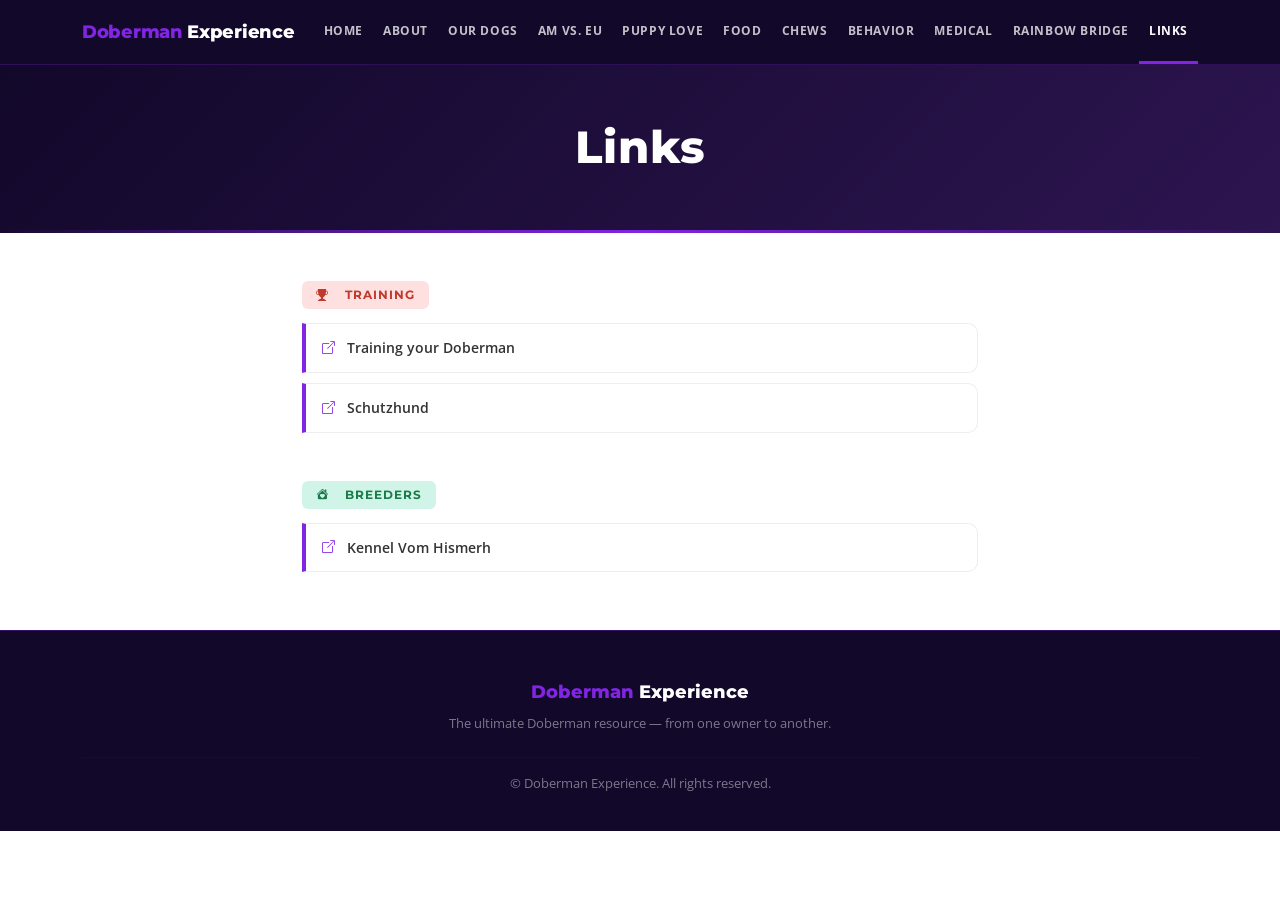
<file: links.html>
<!DOCTYPE html>
<html lang="en">
<head>
  <meta charset="UTF-8">
  <meta name="viewport" content="width=device-width, initial-scale=1.0">
  <title>Links – Doberman Experience</title>
  <link rel="stylesheet" href="https://cdn.jsdelivr.net/npm/bootstrap@5.3.3/dist/css/bootstrap.min.css">
  <link rel="stylesheet" href="https://cdn.jsdelivr.net/npm/bootstrap-icons@1.11.3/font/bootstrap-icons.min.css">
  <link rel="stylesheet" href="css/styles.css">
</head>
<body>

  <nav class="navbar navbar-expand-xl sticky-top site-navbar">
    <div class="container">
      <a class="navbar-brand" href="index.html"><span>Doberman</span> Experience</a>
      <button class="navbar-toggler" type="button" data-bs-toggle="collapse" data-bs-target="#siteNav" aria-label="Toggle navigation">
        <span class="navbar-toggler-icon"></span>
      </button>
      <div class="collapse navbar-collapse" id="siteNav">
        <ul class="navbar-nav ms-auto">
          <li class="nav-item"><a class="nav-link" href="index.html">Home</a></li>
          <li class="nav-item"><a class="nav-link" href="about.html">About</a></li>
          <li class="nav-item"><a class="nav-link" href="our-dogs.html">Our Dogs</a></li>
          <li class="nav-item"><a class="nav-link" href="american-vs-european.html">Am vs. EU</a></li>
          <li class="nav-item"><a class="nav-link" href="puppy-love.html">Puppy Love</a></li>
          <li class="nav-item"><a class="nav-link" href="food.html">Food</a></li>
          <li class="nav-item"><a class="nav-link" href="chews.html">Chews</a></li>
          <li class="nav-item"><a class="nav-link" href="behavior.html">Behavior</a></li>
          <li class="nav-item"><a class="nav-link" href="medical-conditions.html">Medical</a></li>
          <li class="nav-item"><a class="nav-link" href="rainbow-bridge.html">Rainbow Bridge</a></li>
          <li class="nav-item"><a class="nav-link active" href="links.html">Links</a></li>
        </ul>
      </div>
    </div>
  </nav>

  <div class="page-hero">
    <h1>Links</h1>
  </div>

  <main class="py-5">
    <div class="container" style="max-width:700px;">

      <div class="mb-5">
        <div class="links-category training"><i class="bi bi-trophy-fill me-2"></i>Training</div>
        <a href="https://www.dobermanplanet.com/how-to-train-a-doberman/" target="_blank" rel="noopener" class="resource-link">
          <i class="bi bi-box-arrow-up-right"></i>Training your Doberman
        </a>
        <a href="http://www.schutzhund-training.com" target="_blank" rel="noopener" class="resource-link">
          <i class="bi bi-box-arrow-up-right"></i>Schutzhund
        </a>
      </div>

      <div>
        <div class="links-category breeders"><i class="bi bi-house-heart-fill me-2"></i>Breeders</div>
        <a href="http://southjerseyboardingcenter.com" target="_blank" rel="noopener" class="resource-link">
          <i class="bi bi-box-arrow-up-right"></i>Kennel Vom Hismerh
        </a>
      </div>

    </div>
  </main>

  <footer class="site-footer">
    <div class="container text-center">
      <div class="footer-brand"><span>Doberman</span> Experience</div>
      <p>The ultimate Doberman resource — from one owner to another.</p>
      <hr class="footer-divider">
      <p>&copy; Doberman Experience. All rights reserved.</p>
    </div>
  </footer>

  <script src="https://cdn.jsdelivr.net/npm/bootstrap@5.3.3/dist/js/bootstrap.bundle.min.js"></script>
</body>
</html>
</file>
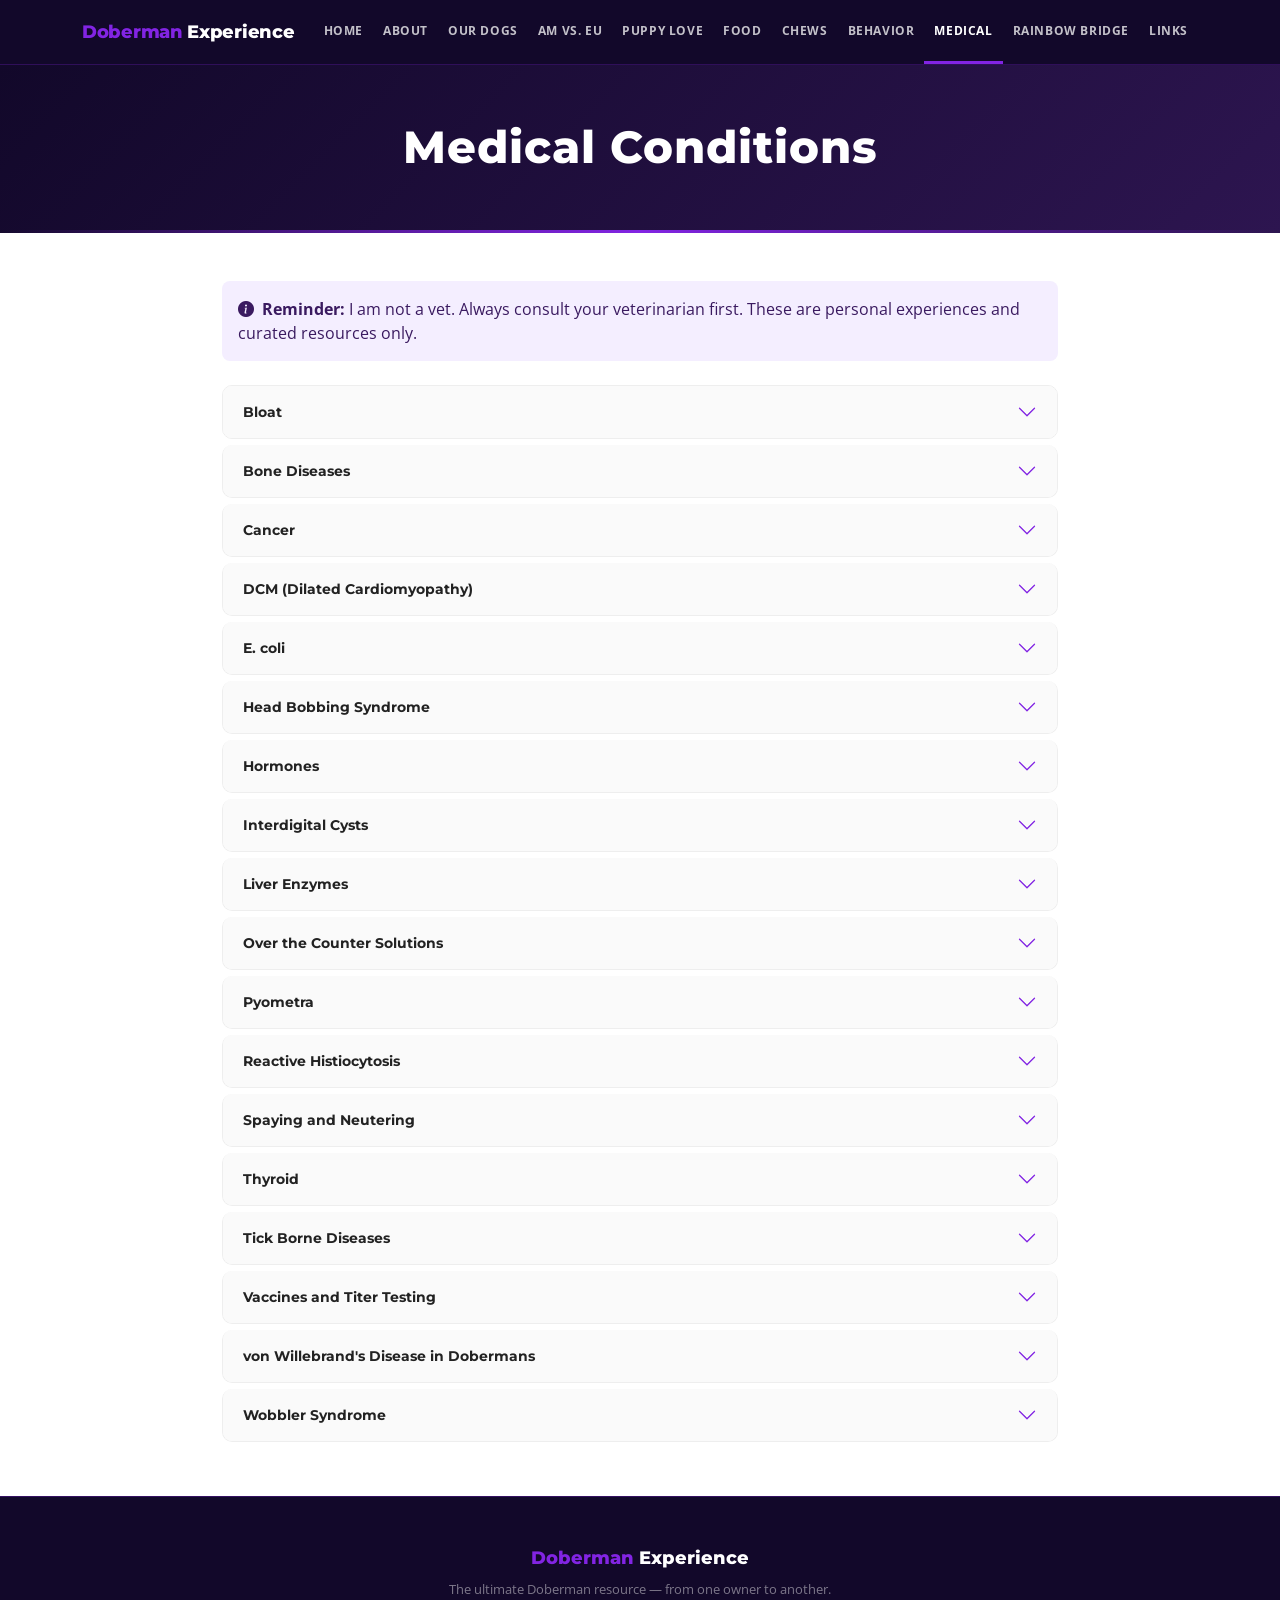
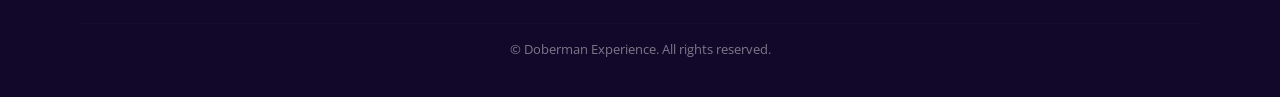
<file: medical-conditions.html>
<!DOCTYPE html>
<html lang="en">
<head>
  <meta charset="UTF-8">
  <meta name="viewport" content="width=device-width, initial-scale=1.0">
  <title>Medical Conditions – Doberman Experience</title>
  <link rel="stylesheet" href="https://cdn.jsdelivr.net/npm/bootstrap@5.3.3/dist/css/bootstrap.min.css">
  <link rel="stylesheet" href="https://cdn.jsdelivr.net/npm/bootstrap-icons@1.11.3/font/bootstrap-icons.min.css">
  <link rel="stylesheet" href="css/styles.css">
</head>
<body>

  <nav class="navbar navbar-expand-xl sticky-top site-navbar">
    <div class="container">
      <a class="navbar-brand" href="index.html"><span>Doberman</span> Experience</a>
      <button class="navbar-toggler" type="button" data-bs-toggle="collapse" data-bs-target="#siteNav" aria-label="Toggle navigation">
        <span class="navbar-toggler-icon"></span>
      </button>
      <div class="collapse navbar-collapse" id="siteNav">
        <ul class="navbar-nav ms-auto">
          <li class="nav-item"><a class="nav-link" href="index.html">Home</a></li>
          <li class="nav-item"><a class="nav-link" href="about.html">About</a></li>
          <li class="nav-item"><a class="nav-link" href="our-dogs.html">Our Dogs</a></li>
          <li class="nav-item"><a class="nav-link" href="american-vs-european.html">Am vs. EU</a></li>
          <li class="nav-item"><a class="nav-link" href="puppy-love.html">Puppy Love</a></li>
          <li class="nav-item"><a class="nav-link" href="food.html">Food</a></li>
          <li class="nav-item"><a class="nav-link" href="chews.html">Chews</a></li>
          <li class="nav-item"><a class="nav-link" href="behavior.html">Behavior</a></li>
          <li class="nav-item"><a class="nav-link active" href="medical-conditions.html">Medical</a></li>
          <li class="nav-item"><a class="nav-link" href="rainbow-bridge.html">Rainbow Bridge</a></li>
          <li class="nav-item"><a class="nav-link" href="links.html">Links</a></li>
        </ul>
      </div>
    </div>
  </nav>

  <div class="page-hero">
    <h1>Medical Conditions</h1>
  </div>

  <main class="py-5">
    <div class="container" style="max-width:860px;">

      <div class="alert alert-brand-info rounded-3 border-0 mb-4">
        <i class="bi bi-info-circle-fill me-2"></i><strong>Reminder:</strong> I am not a vet. Always consult your veterinarian first. These are personal experiences and curated resources only.
      </div>

      <div class="accordion" id="medAccordion">

        <div class="accordion-item">
          <h2 class="accordion-header"><button class="accordion-button collapsed" type="button" data-bs-toggle="collapse" data-bs-target="#c1">Bloat</button></h2>
          <div id="c1" class="accordion-collapse collapse" data-bs-parent="#medAccordion">
            <div class="accordion-body">
              <p class="mb-0"><a href="https://www.whole-dog-journal.com/" target="_blank" rel="noopener">Bloat in dogs</a> — whole-dog-journal.com</p>
            </div>
          </div>
        </div>

        <div class="accordion-item">
          <h2 class="accordion-header"><button class="accordion-button collapsed" type="button" data-bs-toggle="collapse" data-bs-target="#c2">Bone Diseases</button></h2>
          <div id="c2" class="accordion-collapse collapse" data-bs-parent="#medAccordion">
            <div class="accordion-body">
              <p class="mb-0"><a href="http://www.greatdanelady.com/" target="_blank" rel="noopener">Bone diseases</a> — greatdanelady.com</p>
            </div>
          </div>
        </div>

        <div class="accordion-item">
          <h2 class="accordion-header"><button class="accordion-button collapsed" type="button" data-bs-toggle="collapse" data-bs-target="#c3">Cancer</button></h2>
          <div id="c3" class="accordion-collapse collapse" data-bs-parent="#medAccordion">
            <div class="accordion-body">
              <p class="mb-0"><a href="https://www.dogcancertribe.com/" target="_blank" rel="noopener">Dogs and cancer</a> — dogcancertribe.com</p>
            </div>
          </div>
        </div>

        <div class="accordion-item">
          <h2 class="accordion-header"><button class="accordion-button collapsed" type="button" data-bs-toggle="collapse" data-bs-target="#c4">DCM (Dilated Cardiomyopathy)</button></h2>
          <div id="c4" class="accordion-collapse collapse" data-bs-parent="#medAccordion">
            <div class="accordion-body">
              <p class="mb-0"><a href="https://www.ufaw.org.uk/" target="_blank" rel="noopener">Dilated Cardiomyopathy information</a> — ufaw.org.uk</p>
            </div>
          </div>
        </div>

        <div class="accordion-item">
          <h2 class="accordion-header"><button class="accordion-button collapsed" type="button" data-bs-toggle="collapse" data-bs-target="#c5">E. coli</button></h2>
          <div id="c5" class="accordion-collapse collapse" data-bs-parent="#medAccordion">
            <div class="accordion-body">
              <p class="mb-0"><a href="https://www.petmd.com/" target="_blank" rel="noopener">E. coli information and solutions!</a> — petmd.com</p>
            </div>
          </div>
        </div>

        <div class="accordion-item">
          <h2 class="accordion-header"><button class="accordion-button collapsed" type="button" data-bs-toggle="collapse" data-bs-target="#c6">Head Bobbing Syndrome</button></h2>
          <div id="c6" class="accordion-collapse collapse" data-bs-parent="#medAccordion">
            <div class="accordion-body">
              <p><em>Article by C. David McLaughlin, DVM — retired director of Dundee Animal Hospital, President of Doberman Pinscher Foundation of America.</em></p>
              <p>Doberman Head Bobbing Syndrome is an idiopathic condition unique to the Doberman Pinscher breed. It is characterized by involuntary rhythmic head movements — either vertical ("yes-yes") or horizontal ("no-no") — that occur spontaneously and resolve without intervention. The episodes typically last from seconds to minutes.</p>
              <p>The syndrome is not painful, does not appear to cause distress to the dog, and does not progress to other neurological conditions. Most affected dogs live normal lives. Triggers may include hypoglycemia (low blood sugar), stress, or excitement. Offering a small glucose source (such as a spoonful of honey) may shorten an episode.</p>
              <p class="mb-0">No specific treatment is required. If episodes become more frequent or severe, a thorough neurological examination is recommended to rule out other causes.</p>
            </div>
          </div>
        </div>

        <div class="accordion-item">
          <h2 class="accordion-header"><button class="accordion-button collapsed" type="button" data-bs-toggle="collapse" data-bs-target="#c7">Hormones</button></h2>
          <div id="c7" class="accordion-collapse collapse" data-bs-parent="#medAccordion">
            <div class="accordion-body">
              <p>Dogs need their hormones to develop properly. If you spay or neuter too early they could endure a lifetime of health problems.</p>
              <p><a href="https://www.whole-dog-journal.com/" target="_blank" rel="noopener">Do Not Spay or Neuter early</a></p>
              <p class="mb-0"><a href="https://www.akc.org/" target="_blank" rel="noopener">Hormones and aggression</a></p>
            </div>
          </div>
        </div>

        <div class="accordion-item">
          <h2 class="accordion-header"><button class="accordion-button collapsed" type="button" data-bs-toggle="collapse" data-bs-target="#c8">Interdigital Cysts</button></h2>
          <div id="c8" class="accordion-collapse collapse" data-bs-parent="#medAccordion">
            <div class="accordion-body">
              <p>Personal experience with Vika's cysts. Treatments that helped:</p>
              <ul class="mb-0">
                <li>Bleach dips: 1 gallon water + 1 capful bleach foot soak</li>
                <li>Wound spray directly on cysts</li>
                <li>Epsom salt foot soaks</li>
                <li>Socks to prevent licking and reinfection</li>
              </ul>
            </div>
          </div>
        </div>

        <div class="accordion-item">
          <h2 class="accordion-header"><button class="accordion-button collapsed" type="button" data-bs-toggle="collapse" data-bs-target="#c9">Liver Enzymes</button></h2>
          <div id="c9" class="accordion-collapse collapse" data-bs-parent="#medAccordion">
            <div class="accordion-body">
              <p>Personal story — Lydia ate a toad and had elevated liver enzymes. Recommends <strong>Denamarin</strong> before resorting to a biopsy.</p>
              <p class="mb-0">See also: <a href="https://www.petmd.com/" target="_blank" rel="noopener">Chronic Active Hepatitis (CAH)</a> — petmd.com</p>
            </div>
          </div>
        </div>

        <div class="accordion-item">
          <h2 class="accordion-header"><button class="accordion-button collapsed" type="button" data-bs-toggle="collapse" data-bs-target="#c10">Over the Counter Solutions</button></h2>
          <div id="c10" class="accordion-collapse collapse" data-bs-parent="#medAccordion">
            <div class="accordion-body">
              <p><a href="https://www.petmd.com/" target="_blank" rel="noopener">OTC remedies</a> — petmd.com</p>
              <p>Recommends <strong>Tractor Supply</strong> for Panacur / Heartguard at lower cost than chain vets.</p>
              <p class="mb-0 text-danger fw-semibold">"Chain vets are like a pyramid scheme." — Always compare prices and seek experienced veterinarians.</p>
            </div>
          </div>
        </div>

        <div class="accordion-item">
          <h2 class="accordion-header"><button class="accordion-button collapsed" type="button" data-bs-toggle="collapse" data-bs-target="#c11">Pyometra</button></h2>
          <div id="c11" class="accordion-collapse collapse" data-bs-parent="#medAccordion">
            <div class="accordion-body">
              <p class="mb-0"><a href="https://www.thekennelclub.org.uk/" target="_blank" rel="noopener">Pyometra information</a> — thekennelclub.org.uk</p>
            </div>
          </div>
        </div>

        <div class="accordion-item">
          <h2 class="accordion-header"><button class="accordion-button collapsed" type="button" data-bs-toggle="collapse" data-bs-target="#c12">Reactive Histiocytosis</button></h2>
          <div id="c12" class="accordion-collapse collapse" data-bs-parent="#medAccordion">
            <div class="accordion-body">
              <p class="mb-0"><a href="https://vcahospitals.com/" target="_blank" rel="noopener">Cutaneous Reactive Histiocytosis</a> — vcahospitals.com</p>
            </div>
          </div>
        </div>

        <div class="accordion-item">
          <h2 class="accordion-header"><button class="accordion-button collapsed" type="button" data-bs-toggle="collapse" data-bs-target="#c13">Spaying and Neutering</button></h2>
          <div id="c13" class="accordion-collapse collapse" data-bs-parent="#medAccordion">
            <div class="accordion-body">
              <p><a href="https://www.whole-dog-journal.com/" target="_blank" rel="noopener">Mixed signals</a></p>
              <p><a href="https://www.akc.org/" target="_blank" rel="noopener">Neutering males</a></p>
              <p class="mb-0"><a href="https://www.akc.org/" target="_blank" rel="noopener">Spaying females</a></p>
            </div>
          </div>
        </div>

        <div class="accordion-item">
          <h2 class="accordion-header"><button class="accordion-button collapsed" type="button" data-bs-toggle="collapse" data-bs-target="#c14">Thyroid</button></h2>
          <div id="c14" class="accordion-collapse collapse" data-bs-parent="#medAccordion">
            <div class="accordion-body">
              <p class="mb-0"><a href="https://www.petful.com/" target="_blank" rel="noopener">Thyroid facts!</a> — petful.com</p>
            </div>
          </div>
        </div>

        <div class="accordion-item">
          <h2 class="accordion-header"><button class="accordion-button collapsed" type="button" data-bs-toggle="collapse" data-bs-target="#c15">Tick Borne Diseases</button></h2>
          <div id="c15" class="accordion-collapse collapse" data-bs-parent="#medAccordion">
            <div class="accordion-body">
              <p class="mb-0"><a href="https://www.akc.org/" target="_blank" rel="noopener">Tick borne diseases</a> — akc.org</p>
            </div>
          </div>
        </div>

        <div class="accordion-item">
          <h2 class="accordion-header"><button class="accordion-button collapsed" type="button" data-bs-toggle="collapse" data-bs-target="#c16">Vaccines and Titer Testing</button></h2>
          <div id="c16" class="accordion-collapse collapse" data-bs-parent="#medAccordion">
            <div class="accordion-body">
              <p class="mb-0"><a href="https://www.petmd.com/" target="_blank" rel="noopener">Vaccines and titer testing</a> — petmd.com</p>
            </div>
          </div>
        </div>

        <div class="accordion-item">
          <h2 class="accordion-header"><button class="accordion-button collapsed" type="button" data-bs-toggle="collapse" data-bs-target="#c17">von Willebrand's Disease in Dobermans</button></h2>
          <div id="c17" class="accordion-collapse collapse" data-bs-parent="#medAccordion">
            <div class="accordion-body">
              <p>Von Willebrand's disease is the most common hereditary coagulation abnormality described in humans, and is also prevalent in Dobermans. It arises from qualitative or quantitative deficiency of von Willebrand factor (vWF), which is necessary for normal blood clotting.</p>
              <p><a href="https://www.ufaw.org.uk/" target="_blank" rel="noopener">Von Willebrand's disease information</a> — ufaw.org.uk</p>
              <p class="mb-0"><a href="https://www.vet.cornell.edu/" target="_blank" rel="noopener">Cornell University Veterinary School resources</a></p>
            </div>
          </div>
        </div>

        <div class="accordion-item">
          <h2 class="accordion-header"><button class="accordion-button collapsed" type="button" data-bs-toggle="collapse" data-bs-target="#c18">Wobbler Syndrome</button></h2>
          <div id="c18" class="accordion-collapse collapse" data-bs-parent="#medAccordion">
            <div class="accordion-body">
              <p class="mb-0"><a href="https://www.petmd.com/" target="_blank" rel="noopener">Wobbler syndrome</a> — petmd.com</p>
            </div>
          </div>
        </div>

      </div><!-- /accordion -->
    </div>
  </main>

  <footer class="site-footer">
    <div class="container text-center">
      <div class="footer-brand"><span>Doberman</span> Experience</div>
      <p>The ultimate Doberman resource — from one owner to another.</p>
      <hr class="footer-divider">
      <p>&copy; Doberman Experience. All rights reserved.</p>
    </div>
  </footer>

  <script src="https://cdn.jsdelivr.net/npm/bootstrap@5.3.3/dist/js/bootstrap.bundle.min.js"></script>
</body>
</html>
</file>
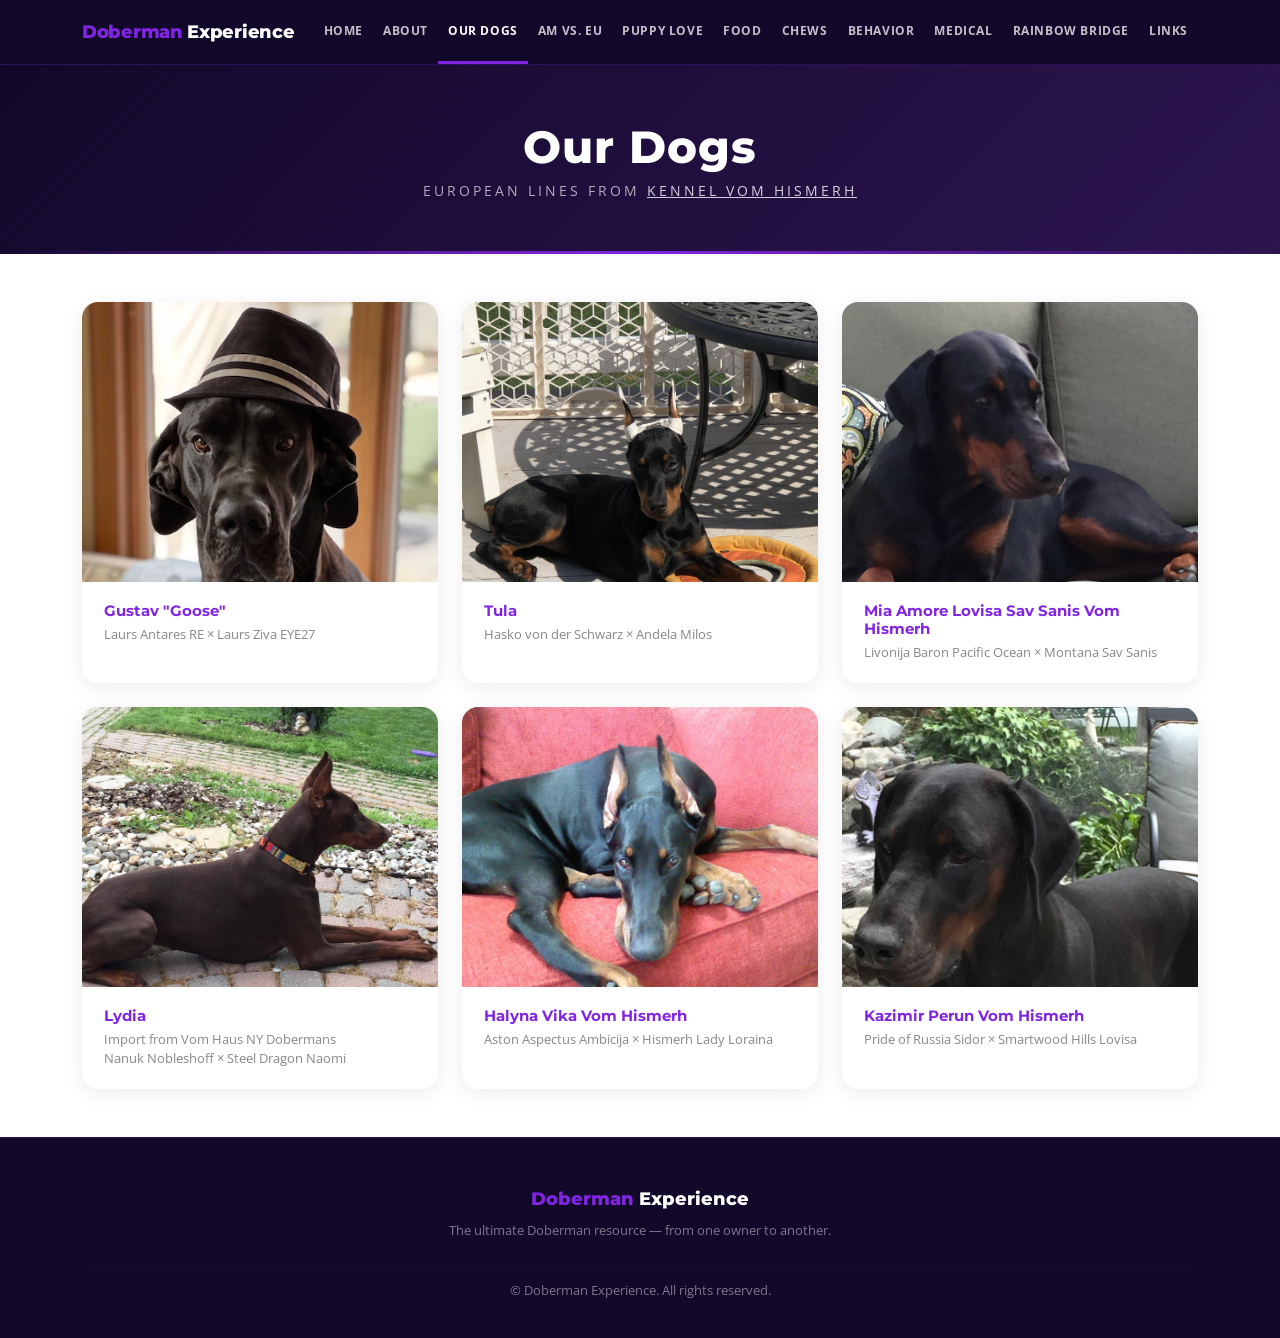
<file: our-dogs.html>
<!DOCTYPE html>
<html lang="en">
<head>
  <meta charset="UTF-8">
  <meta name="viewport" content="width=device-width, initial-scale=1.0">
  <title>Our Dogs – Doberman Experience</title>
  <link rel="stylesheet" href="https://cdn.jsdelivr.net/npm/bootstrap@5.3.3/dist/css/bootstrap.min.css">
  <link rel="stylesheet" href="https://cdn.jsdelivr.net/npm/bootstrap-icons@1.11.3/font/bootstrap-icons.min.css">
  <link rel="stylesheet" href="css/styles.css">
</head>
<body>

  <nav class="navbar navbar-expand-xl sticky-top site-navbar">
    <div class="container">
      <a class="navbar-brand" href="index.html"><span>Doberman</span> Experience</a>
      <button class="navbar-toggler" type="button" data-bs-toggle="collapse" data-bs-target="#siteNav" aria-label="Toggle navigation">
        <span class="navbar-toggler-icon"></span>
      </button>
      <div class="collapse navbar-collapse" id="siteNav">
        <ul class="navbar-nav ms-auto">
          <li class="nav-item"><a class="nav-link" href="index.html">Home</a></li>
          <li class="nav-item"><a class="nav-link" href="about.html">About</a></li>
          <li class="nav-item"><a class="nav-link active" href="our-dogs.html">Our Dogs</a></li>
          <li class="nav-item"><a class="nav-link" href="american-vs-european.html">Am vs. EU</a></li>
          <li class="nav-item"><a class="nav-link" href="puppy-love.html">Puppy Love</a></li>
          <li class="nav-item"><a class="nav-link" href="food.html">Food</a></li>
          <li class="nav-item"><a class="nav-link" href="chews.html">Chews</a></li>
          <li class="nav-item"><a class="nav-link" href="behavior.html">Behavior</a></li>
          <li class="nav-item"><a class="nav-link" href="medical-conditions.html">Medical</a></li>
          <li class="nav-item"><a class="nav-link" href="rainbow-bridge.html">Rainbow Bridge</a></li>
          <li class="nav-item"><a class="nav-link" href="links.html">Links</a></li>
        </ul>
      </div>
    </div>
  </nav>

  <div class="page-hero">
    <h1>Our Dogs</h1>
    <p>European lines from <a href="http://southjerseyboardingcenter.com/" target="_blank" rel="noopener">Kennel Vom Hismerh</a></p>
  </div>

  <main class="py-5">
    <div class="container">

      <div class="row g-4">

        <div class="col-sm-6 col-lg-4">
          <div class="dog-card card">
            <img src="images/IMG_0849.jpg"
                 class="card-img-top" alt="Gustav Goose">
            <div class="card-body">
              <h5 class="card-title">Gustav "Goose"</h5>
              <p class="card-text">Laurs Antares RE &times; Laurs Ziva EYE27</p>
            </div>
          </div>
        </div>

        <div class="col-sm-6 col-lg-4">
          <div class="dog-card card">
            <img src="images/IMG_2087.jpg"
                 class="card-img-top" alt="Tula">
            <div class="card-body">
              <h5 class="card-title">Tula</h5>
              <p class="card-text">Hasko von der Schwarz &times; Andela Milos</p>
            </div>
          </div>
        </div>

        <div class="col-sm-6 col-lg-4">
          <div class="dog-card card">
            <img src="images/luv3.jpg"
                 class="card-img-top" alt="Mia Amore Lovisa">
            <div class="card-body">
              <h5 class="card-title">Mia Amore Lovisa Sav Sanis Vom Hismerh</h5>
              <p class="card-text">Livonija Baron Pacific Ocean &times; Montana Sav Sanis</p>
            </div>
          </div>
        </div>

        <div class="col-sm-6 col-lg-4">
          <div class="dog-card card">
            <img src="images/skiflyd_o.jpg"
                 class="card-img-top" alt="Lydia">
            <div class="card-body">
              <h5 class="card-title">Lydia</h5>
              <p class="card-text">Import from Vom Haus NY Dobermans<br>Nanuk Nobleshoff &times; Steel Dragon Naomi</p>
            </div>
          </div>
        </div>

        <div class="col-sm-6 col-lg-4">
          <div class="dog-card card">
            <img src="images/vika-red_n.jpg"
                 class="card-img-top" alt="Halyna Vika Vom Hismerh">
            <div class="card-body">
              <h5 class="card-title">Halyna Vika Vom Hismerh</h5>
              <p class="card-text">Aston Aspectus Ambicija &times; Hismerh Lady Loraina</p>
            </div>
          </div>
        </div>

        <div class="col-sm-6 col-lg-4">
          <div class="dog-card card">
            <img src="images/puffn-1.jpg"
                 class="card-img-top" alt="Kazimir Perun Vom Hismerh">
            <div class="card-body">
              <h5 class="card-title">Kazimir Perun Vom Hismerh</h5>
              <p class="card-text">Pride of Russia Sidor &times; Smartwood Hills Lovisa</p>
            </div>
          </div>
        </div>

      </div>
    </div>
  </main>

  <footer class="site-footer">
    <div class="container text-center">
      <div class="footer-brand"><span>Doberman</span> Experience</div>
      <p>The ultimate Doberman resource — from one owner to another.</p>
      <hr class="footer-divider">
      <p>&copy; Doberman Experience. All rights reserved.</p>
    </div>
  </footer>

  <script src="https://cdn.jsdelivr.net/npm/bootstrap@5.3.3/dist/js/bootstrap.bundle.min.js"></script>
</body>
</html>
</file>
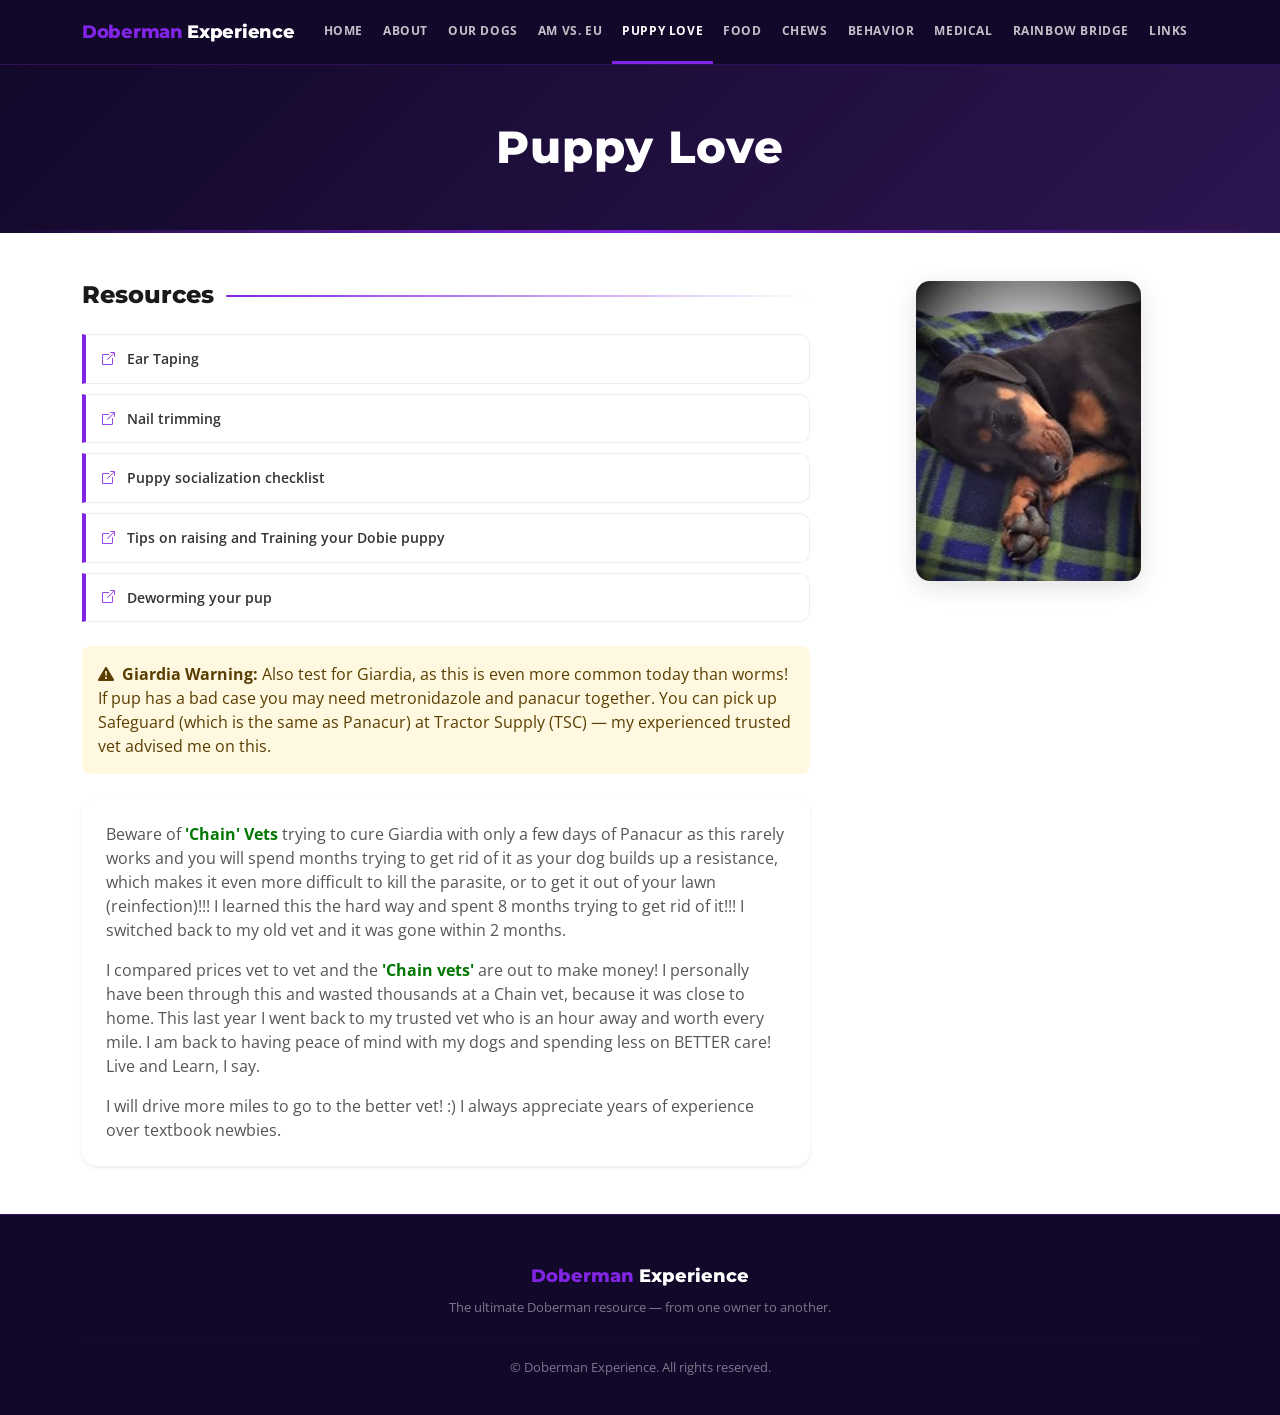
<file: puppy-love.html>
<!DOCTYPE html>
<html lang="en">
<head>
  <meta charset="UTF-8">
  <meta name="viewport" content="width=device-width, initial-scale=1.0">
  <title>Puppy Love – Doberman Experience</title>
  <link rel="stylesheet" href="https://cdn.jsdelivr.net/npm/bootstrap@5.3.3/dist/css/bootstrap.min.css">
  <link rel="stylesheet" href="https://cdn.jsdelivr.net/npm/bootstrap-icons@1.11.3/font/bootstrap-icons.min.css">
  <link rel="stylesheet" href="css/styles.css">
</head>
<body>

  <nav class="navbar navbar-expand-xl sticky-top site-navbar">
    <div class="container">
      <a class="navbar-brand" href="index.html"><span>Doberman</span> Experience</a>
      <button class="navbar-toggler" type="button" data-bs-toggle="collapse" data-bs-target="#siteNav" aria-label="Toggle navigation">
        <span class="navbar-toggler-icon"></span>
      </button>
      <div class="collapse navbar-collapse" id="siteNav">
        <ul class="navbar-nav ms-auto">
          <li class="nav-item"><a class="nav-link" href="index.html">Home</a></li>
          <li class="nav-item"><a class="nav-link" href="about.html">About</a></li>
          <li class="nav-item"><a class="nav-link" href="our-dogs.html">Our Dogs</a></li>
          <li class="nav-item"><a class="nav-link" href="american-vs-european.html">Am vs. EU</a></li>
          <li class="nav-item"><a class="nav-link active" href="puppy-love.html">Puppy Love</a></li>
          <li class="nav-item"><a class="nav-link" href="food.html">Food</a></li>
          <li class="nav-item"><a class="nav-link" href="chews.html">Chews</a></li>
          <li class="nav-item"><a class="nav-link" href="behavior.html">Behavior</a></li>
          <li class="nav-item"><a class="nav-link" href="medical-conditions.html">Medical</a></li>
          <li class="nav-item"><a class="nav-link" href="rainbow-bridge.html">Rainbow Bridge</a></li>
          <li class="nav-item"><a class="nav-link" href="links.html">Links</a></li>
        </ul>
      </div>
    </div>
  </nav>

  <div class="page-hero">
    <h1>Puppy Love</h1>
  </div>

  <main class="py-5">
    <div class="container">

      <div class="row g-5 align-items-start">

        <!-- Resources -->
        <div class="col-lg-8">
          <h2 class="section-heading">Resources</h2>

          <a href="http://www.greatdanelady.com/articles/how_to_tape_ears_text.htm" target="_blank" rel="noopener" class="resource-link">
            <i class="bi bi-box-arrow-up-right"></i>Ear Taping
          </a>
          <a href="http://susangarrettdogagility.com/2013/08/cutting-your-dogs-nails-how-important-is-it-really/" target="_blank" rel="noopener" class="resource-link">
            <i class="bi bi-box-arrow-up-right"></i>Nail trimming
          </a>
          <a href="https://www.whole-dog-journal.com/news/Puppy-Socialization-Checklist-21645-1.html" target="_blank" rel="noopener" class="resource-link">
            <i class="bi bi-box-arrow-up-right"></i>Puppy socialization checklist
          </a>
          <a href="https://www.dobermanplanet.com/" target="_blank" rel="noopener" class="resource-link">
            <i class="bi bi-box-arrow-up-right"></i>Tips on raising and Training your Dobie puppy
          </a>
          <a href="https://pets.webmd.com/dogs/deworming-dogs-puppies#1" target="_blank" rel="noopener" class="resource-link">
            <i class="bi bi-box-arrow-up-right"></i>Deworming your pup
          </a>

          <div class="alert alert-brand-warning rounded-3 border-0 mt-4">
            <strong><i class="bi bi-exclamation-triangle-fill me-2"></i>Giardia Warning:</strong> Also test for Giardia, as this is even more common today than worms! If pup has a bad case you may need metronidazole and panacur together. You can pick up Safeguard (which is the same as Panacur) at Tractor Supply (TSC) — my experienced trusted vet advised me on this.
          </div>

          <div class="bg-white rounded-4 p-4 shadow-sm mt-4">
            <p>Beware of <strong style="color:#007700;">'Chain' Vets</strong> trying to cure Giardia with only a few days of Panacur as this rarely works and you will spend months trying to get rid of it as your dog builds up a resistance, which makes it even more difficult to kill the parasite, or to get it out of your lawn (reinfection)!!! I learned this the hard way and spent 8 months trying to get rid of it!!! I switched back to my old vet and it was gone within 2 months.</p>

            <p>I compared prices vet to vet and the <strong style="color:#007700;">'Chain vets'</strong> are out to make money! I personally have been through this and wasted thousands at a Chain vet, because it was close to home. This last year I went back to my trusted vet who is an hour away and worth every mile. I am back to having peace of mind with my dogs and spending less on BETTER care! Live and Learn, I say.</p>

            <p class="mb-0">I will drive more miles to go to the better vet! :) I always appreciate years of experience over textbook newbies.</p>
          </div>
        </div>

        <!-- Sidebar image -->
        <div class="col-lg-4 text-center">
          <img src="images/puppylove.jpg"
               alt="Puppy love"
               class="img-fluid img-rounded">
        </div>

      </div>
    </div>
  </main>

  <footer class="site-footer">
    <div class="container text-center">
      <div class="footer-brand"><span>Doberman</span> Experience</div>
      <p>The ultimate Doberman resource — from one owner to another.</p>
      <hr class="footer-divider">
      <p>&copy; Doberman Experience. All rights reserved.</p>
    </div>
  </footer>

  <script src="https://cdn.jsdelivr.net/npm/bootstrap@5.3.3/dist/js/bootstrap.bundle.min.js"></script>
</body>
</html>
</file>
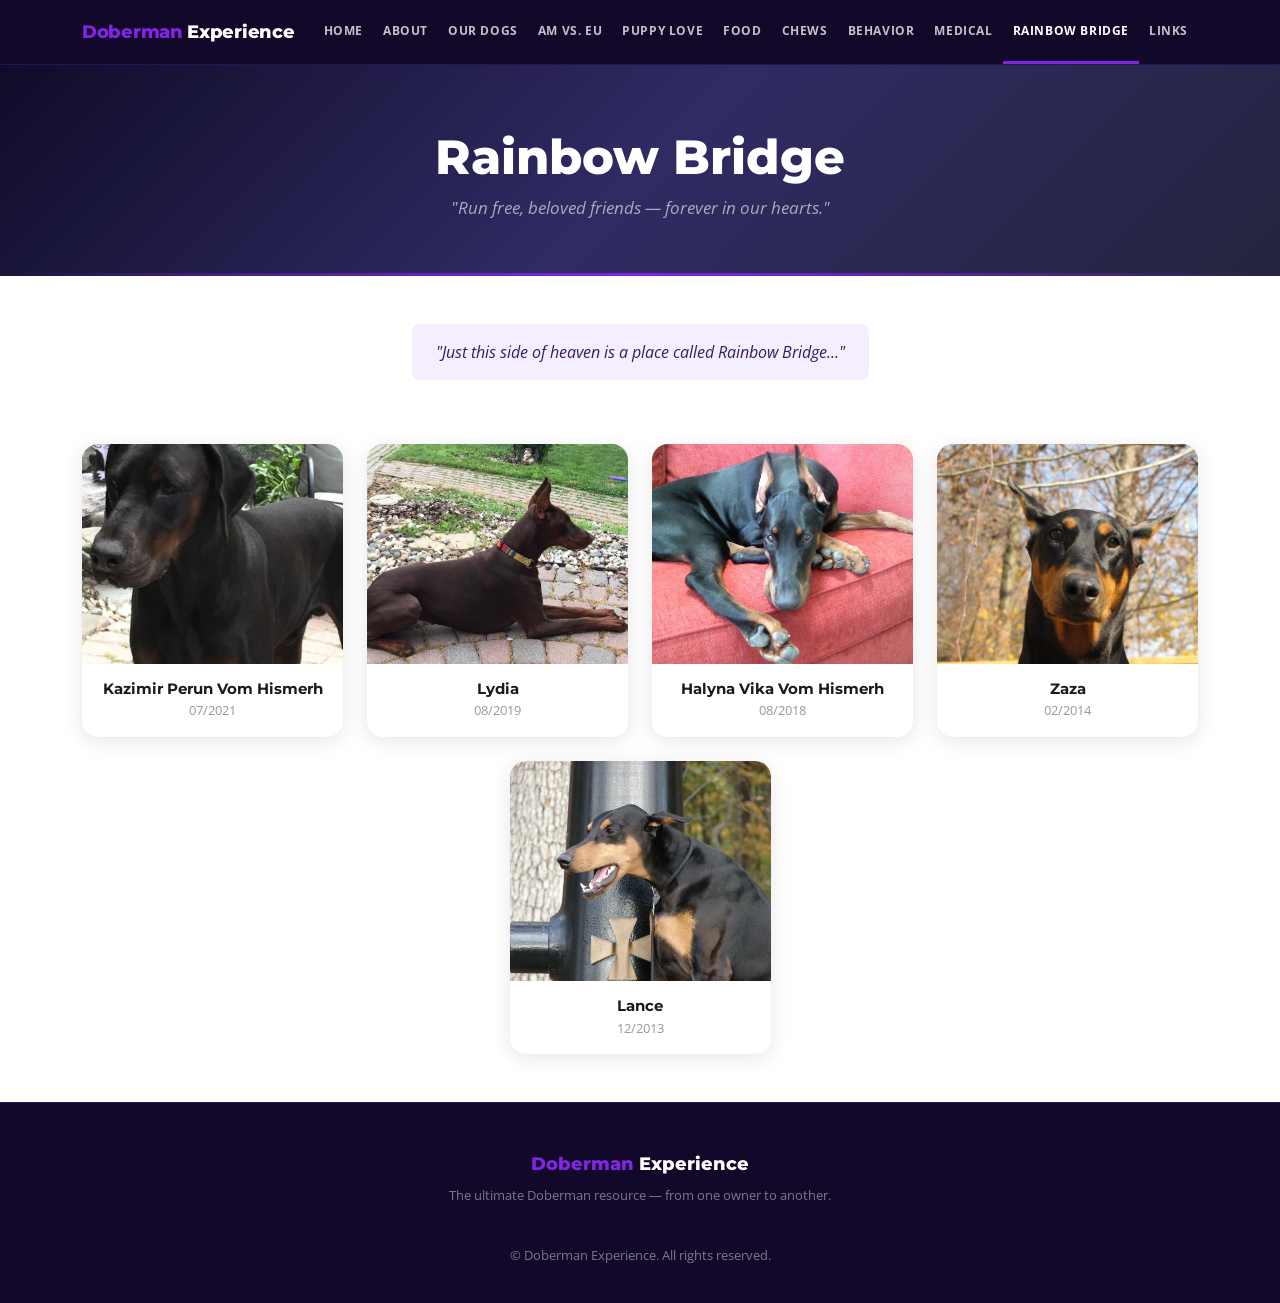
<file: rainbow-bridge.html>
<!DOCTYPE html>
<html lang="en">
<head>
  <meta charset="UTF-8">
  <meta name="viewport" content="width=device-width, initial-scale=1.0">
  <title>Rainbow Bridge – Doberman Experience</title>
  <link rel="stylesheet" href="https://cdn.jsdelivr.net/npm/bootstrap@5.3.3/dist/css/bootstrap.min.css">
  <link rel="stylesheet" href="https://cdn.jsdelivr.net/npm/bootstrap-icons@1.11.3/font/bootstrap-icons.min.css">
  <link rel="stylesheet" href="css/styles.css">
  <style>
    .rainbow-page-hero {
      background: linear-gradient(135deg, #0f0c29 0%, #302b63 50%, #24243e 100%);
      padding: 64px 24px 56px;
      text-align: center;
      position: relative;
      overflow: hidden;
    }
    .rainbow-page-hero::after {
      content: '';
      position: absolute;
      bottom: 0; left: 0; right: 0;
      height: 3px;
      background: linear-gradient(90deg, transparent, #8224e3, transparent);
    }
    .rainbow-page-hero h1 { color: #fff; font-size: clamp(1.8rem,4vw,3rem); font-weight: 800; margin-bottom: 0.5rem; }
    .rainbow-page-hero p  { color: rgba(255,255,255,0.6); font-style: italic; font-size: 1.05rem; margin: 0; }
  </style>
</head>
<body>

  <nav class="navbar navbar-expand-xl sticky-top site-navbar">
    <div class="container">
      <a class="navbar-brand" href="index.html"><span>Doberman</span> Experience</a>
      <button class="navbar-toggler" type="button" data-bs-toggle="collapse" data-bs-target="#siteNav" aria-label="Toggle navigation">
        <span class="navbar-toggler-icon"></span>
      </button>
      <div class="collapse navbar-collapse" id="siteNav">
        <ul class="navbar-nav ms-auto">
          <li class="nav-item"><a class="nav-link" href="index.html">Home</a></li>
          <li class="nav-item"><a class="nav-link" href="about.html">About</a></li>
          <li class="nav-item"><a class="nav-link" href="our-dogs.html">Our Dogs</a></li>
          <li class="nav-item"><a class="nav-link" href="american-vs-european.html">Am vs. EU</a></li>
          <li class="nav-item"><a class="nav-link" href="puppy-love.html">Puppy Love</a></li>
          <li class="nav-item"><a class="nav-link" href="food.html">Food</a></li>
          <li class="nav-item"><a class="nav-link" href="chews.html">Chews</a></li>
          <li class="nav-item"><a class="nav-link" href="behavior.html">Behavior</a></li>
          <li class="nav-item"><a class="nav-link" href="medical-conditions.html">Medical</a></li>
          <li class="nav-item"><a class="nav-link active" href="rainbow-bridge.html">Rainbow Bridge</a></li>
          <li class="nav-item"><a class="nav-link" href="links.html">Links</a></li>
        </ul>
      </div>
    </div>
  </nav>

  <div class="rainbow-page-hero">
    <h1>Rainbow Bridge</h1>
    <p>"Run free, beloved friends — forever in our hearts."</p>
  </div>

  <main class="py-5">
    <div class="container">

      <div class="text-center mb-5">
        <div class="alert alert-brand-info d-inline-block border-0 rounded-3 px-4 py-3">
          <em class="fst-italic">"Just this side of heaven is a place called Rainbow Bridge..."</em>
        </div>
      </div>

      <div class="row g-4 justify-content-center">

        <div class="col-6 col-md-4 col-lg-3">
          <div class="memorial-card">
            <img src="images/puffn-1.jpg" alt="Kazimir Perun">
            <div class="memorial-body">
              <h5>Kazimir Perun Vom Hismerh</h5>
              <p>07/2021</p>
            </div>
          </div>
        </div>

        <div class="col-6 col-md-4 col-lg-3">
          <div class="memorial-card">
            <img src="images/skiflyd_o.jpg" alt="Lydia">
            <div class="memorial-body">
              <h5>Lydia</h5>
              <p>08/2019</p>
            </div>
          </div>
        </div>

        <div class="col-6 col-md-4 col-lg-3">
          <div class="memorial-card">
            <img src="images/vika-red_n.jpg" alt="Halyna Vika">
            <div class="memorial-body">
              <h5>Halyna Vika Vom Hismerh</h5>
              <p>08/2018</p>
            </div>
          </div>
        </div>

        <div class="col-6 col-md-4 col-lg-3">
          <div class="memorial-card">
            <img src="images/Fall-Zaza_n.jpg" alt="Zaza">
            <div class="memorial-body">
              <h5>Zaza</h5>
              <p>02/2014</p>
            </div>
          </div>
        </div>

        <div class="col-6 col-md-4 col-lg-3">
          <div class="memorial-card">
            <img src="images/Lance.jpg" alt="Lance">
            <div class="memorial-body">
              <h5>Lance</h5>
              <p>12/2013</p>
            </div>
          </div>
        </div>

      </div>
    </div>
  </main>

  <footer class="site-footer">
    <div class="container text-center">
      <div class="footer-brand"><span>Doberman</span> Experience</div>
      <p>The ultimate Doberman resource — from one owner to another.</p>
      <hr class="footer-divider">
      <p>&copy; Doberman Experience. All rights reserved.</p>
    </div>
  </footer>

  <script src="https://cdn.jsdelivr.net/npm/bootstrap@5.3.3/dist/js/bootstrap.bundle.min.js"></script>
</body>
</html>
</file>
<file: css/styles.css>
/* ============================================================
   Doberman Experience – Bootstrap 5 Custom Theme
   Edit CSS variables at the top to retheme the whole site.
   ============================================================ */

@import url('https://fonts.googleapis.com/css2?family=Montserrat:wght@400;600;700;800&family=Open+Sans:wght@300;400;600&display=swap');

/* ── Bootstrap primary colour override ── */
:root {
  --bs-primary:          #8224e3;
  --bs-primary-rgb:      130, 36, 227;
  --bs-link-color:       #8224e3;
  --bs-link-hover-color: #6a1db8;
  --bs-body-font-family: 'Open Sans', sans-serif;
  --bs-body-color:       #555;

  /* brand extras */
  --brand-dark:   #12082a;
  --brand-mid:    #2d1550;
  --brand-purple: #8224e3;
  --brand-light:  #f4eeff;
}

/* ── Base typography ── */
h1, h2, h3, h4, h5, h6, .navbar-brand {
  font-family: 'Montserrat', sans-serif;
}

/* ── Navbar ── */
.site-navbar {
  background: var(--brand-dark);
  backdrop-filter: blur(12px);
  border-bottom: 1px solid rgba(130,36,227,0.25);
  padding-top: 0;
  padding-bottom: 0;
}

.site-navbar .navbar-brand {
  font-size: 1.15rem;
  font-weight: 800;
  letter-spacing: -0.3px;
  color: #fff;
  padding: 14px 0;
}

.site-navbar .navbar-brand span {
  color: var(--brand-purple);
}

.site-navbar .nav-link {
  font-size: 0.72rem;
  font-weight: 700;
  letter-spacing: 0.6px;
  text-transform: uppercase;
  color: rgba(255,255,255,0.75) !important;
  padding: 22px 10px !important;
  border-bottom: 3px solid transparent;
  transition: color 0.2s, border-color 0.2s;
}

.site-navbar .nav-link:hover,
.site-navbar .nav-link.active {
  color: #fff !important;
  border-bottom-color: var(--brand-purple);
}

.site-navbar .navbar-toggler {
  border-color: rgba(255,255,255,0.2);
  padding: 6px 10px;
}
.site-navbar .navbar-toggler-icon {
  background-image: url("data:image/svg+xml,%3csvg xmlns='http://www.w3.org/2000/svg' viewBox='0 0 30 30'%3e%3cpath stroke='rgba(255,255,255,0.8)' stroke-linecap='round' stroke-miterlimit='10' stroke-width='2' d='M4 7h22M4 15h22M4 23h22'/%3e%3c/svg%3e");
}

/* Mobile nav */
@media (max-width: 1199px) {
  .site-navbar .nav-link {
    padding: 12px 0 !important;
    border-bottom: 1px solid rgba(255,255,255,0.06) !important;
    border-left: 3px solid transparent;
  }
  .site-navbar .nav-link:hover,
  .site-navbar .nav-link.active {
    border-left-color: var(--brand-purple);
    border-bottom-color: rgba(255,255,255,0.06) !important;
    padding-left: 10px !important;
  }
}

/* ── Homepage hero ── */
.hero {
  position: relative;
  height: 520px;
  display: flex;
  align-items: center;
  justify-content: center;
  text-align: center;
  overflow: hidden;
  background: var(--brand-dark);
}

.hero-bg {
  position: absolute;
  inset: 0;
  background-size: cover;
  background-position: center;
  opacity: 0.35;
  transform: scale(1.05);
  transition: transform 8s ease-out;
}

.hero-bg.loaded { transform: scale(1); }

.hero-overlay {
  position: absolute;
  inset: 0;
  background: linear-gradient(
    180deg,
    rgba(18,8,42,0.3) 0%,
    rgba(18,8,42,0.7) 100%
  );
}

.hero-content {
  position: relative;
  z-index: 2;
}

.hero-content h2 {
  font-size: clamp(2.5rem, 6vw, 5rem);
  font-weight: 800;
  color: #fff;
  letter-spacing: 6px;
  text-transform: uppercase;
  text-shadow: 0 4px 24px rgba(0,0,0,0.5);
  margin-bottom: 0.3rem;
}

.hero-content .hero-sub {
  font-size: 1rem;
  color: rgba(255,255,255,0.7);
  letter-spacing: 6px;
  text-transform: uppercase;
  margin: 0;
}

.hero-badge {
  display: inline-block;
  margin-bottom: 1.5rem;
  padding: 5px 16px;
  background: rgba(130,36,227,0.35);
  border: 1px solid rgba(130,36,227,0.6);
  border-radius: 50px;
  font-size: 0.72rem;
  font-weight: 700;
  letter-spacing: 3px;
  text-transform: uppercase;
  color: rgba(255,255,255,0.85);
}

/* ── Inner page hero ── */
.page-hero {
  background: linear-gradient(135deg, var(--brand-dark) 0%, var(--brand-mid) 100%);
  padding: 56px 24px 52px;
  text-align: center;
  position: relative;
  overflow: hidden;
}

.page-hero::after {
  content: '';
  position: absolute;
  bottom: 0;
  left: 0;
  right: 0;
  height: 3px;
  background: linear-gradient(90deg, transparent, var(--brand-purple), transparent);
}

.page-hero h1 {
  color: #fff;
  font-size: clamp(1.8rem, 4vw, 2.8rem);
  font-weight: 800;
  letter-spacing: 1px;
  margin-bottom: 0.4rem;
}

.page-hero p {
  color: rgba(255,255,255,0.65);
  font-size: 0.85rem;
  letter-spacing: 3px;
  text-transform: uppercase;
  margin-bottom: 0;
}

.page-hero a { color: rgba(255,255,255,0.8); text-decoration: underline; }
.page-hero a:hover { color: #fff; }

/* ── Section headings ── */
.section-heading {
  font-size: 1.5rem;
  font-weight: 800;
  color: #1a1a1a;
  margin-bottom: 1.5rem;
  display: flex;
  align-items: center;
  gap: 12px;
}
.section-heading::after {
  content: '';
  flex: 1;
  height: 2px;
  background: linear-gradient(90deg, var(--brand-purple), transparent);
  border-radius: 2px;
}

/* ── Dog / content cards ── */
.dog-card {
  border: none;
  border-radius: 16px;
  overflow: hidden;
  box-shadow: 0 4px 20px rgba(0,0,0,0.08);
  transition: transform 0.25s ease, box-shadow 0.25s ease;
  background: #fff;
  height: 100%;
}

.dog-card:hover {
  transform: translateY(-6px);
  box-shadow: 0 16px 40px rgba(130,36,227,0.18);
}

.dog-card .card-img-top {
  height: 280px;
  object-fit: cover;
  object-position: top;
}

.dog-card .card-body { padding: 1.25rem 1.4rem; }

.dog-card .card-title {
  font-size: 0.95rem;
  font-weight: 700;
  color: var(--brand-purple);
  margin-bottom: 0.3rem;
}

.dog-card .card-text {
  font-size: 0.82rem;
  color: #888;
  margin-bottom: 0;
}

/* ── Memorial cards ── */
.memorial-card {
  border: none;
  border-radius: 16px;
  overflow: hidden;
  box-shadow: 0 4px 20px rgba(0,0,0,0.1);
  text-align: center;
  background: #fff;
  transition: transform 0.25s, box-shadow 0.25s;
}
.memorial-card:hover {
  transform: translateY(-4px);
  box-shadow: 0 12px 32px rgba(0,0,0,0.15);
}
.memorial-card img {
  width: 100%;
  height: 220px;
  object-fit: cover;
}
.memorial-card .memorial-body {
  padding: 1rem;
}
.memorial-card h5 {
  font-size: 0.95rem;
  font-weight: 700;
  margin-bottom: 0.2rem;
  color: #1a1a1a;
}
.memorial-card p {
  font-size: 0.82rem;
  color: #999;
  margin: 0;
}

/* ── Resource link items ── */
.resource-link {
  display: flex;
  align-items: center;
  gap: 12px;
  padding: 13px 16px;
  background: #fff;
  border: 1px solid #eee;
  border-left: 4px solid var(--brand-purple);
  border-radius: 0 10px 10px 0;
  margin-bottom: 10px;
  text-decoration: none;
  color: #333;
  font-weight: 600;
  font-size: 0.9rem;
  transition: background 0.15s, transform 0.15s, box-shadow 0.15s;
}
.resource-link:hover {
  background: var(--brand-light);
  color: var(--brand-purple);
  text-decoration: none;
  transform: translateX(4px);
  box-shadow: 0 4px 12px rgba(130,36,227,0.12);
}
.resource-link i {
  color: var(--brand-purple);
  font-size: 0.8rem;
  flex-shrink: 0;
}

/* ── Custom alerts ── */
.alert-brand-warning {
  background: #fff8e1;
  border-color: #f5a623;
  border-left: 5px solid #f5a623;
  border-radius: 0 10px 10px 0;
  color: #5a3e00;
}

.alert-brand-info {
  background: var(--brand-light);
  border-color: var(--brand-purple);
  border-left: 5px solid var(--brand-purple);
  border-radius: 0 10px 10px 0;
  color: #3a1a60;
}

/* ── Accordion custom ── */
.accordion-item {
  border: 1px solid #eee;
  margin-bottom: 6px;
  border-radius: 10px !important;
  overflow: hidden;
}

.accordion-button {
  font-family: 'Montserrat', sans-serif;
  font-size: 0.9rem;
  font-weight: 700;
  color: #222;
  background: #fafafa;
  padding: 16px 20px;
  box-shadow: none !important;
}

.accordion-button:not(.collapsed) {
  background: var(--brand-purple);
  color: #fff;
}

.accordion-button::after {
  background-image: url("data:image/svg+xml,%3csvg xmlns='http://www.w3.org/2000/svg' viewBox='0 0 16 16' fill='%238224e3'%3e%3cpath fill-rule='evenodd' d='M1.646 4.646a.5.5 0 0 1 .708 0L8 10.293l5.646-5.647a.5.5 0 0 1 .708.708l-6 6a.5.5 0 0 1-.708 0l-6-6a.5.5 0 0 1 0-.708z'/%3e%3c/svg%3e");
}

.accordion-button:not(.collapsed)::after {
  background-image: url("data:image/svg+xml,%3csvg xmlns='http://www.w3.org/2000/svg' viewBox='0 0 16 16' fill='%23ffffff'%3e%3cpath fill-rule='evenodd' d='M1.646 4.646a.5.5 0 0 1 .708 0L8 10.293l5.646-5.647a.5.5 0 0 1 .708.708l-6 6a.5.5 0 0 1-.708 0l-6-6a.5.5 0 0 1 0-.708z'/%3e%3c/svg%3e");
}

.accordion-body {
  padding: 20px 22px;
  font-size: 0.92rem;
  line-height: 1.7;
}

/* ── Food items ── */
.food-item {
  background: #fff;
  border: 1px solid #eee;
  border-top: 3px solid var(--brand-purple);
  border-radius: 0 0 12px 12px;
  padding: 18px 20px;
  height: 100%;
  transition: box-shadow 0.2s, transform 0.2s;
}
.food-item:hover {
  box-shadow: 0 8px 24px rgba(130,36,227,0.1);
  transform: translateY(-3px);
}
.food-item h5 {
  color: var(--brand-purple);
  font-size: 0.9rem;
  font-weight: 700;
  margin-bottom: 0.5rem;
}
.food-item p { font-size: 0.85rem; color: #666; margin-bottom: 0; }

/* ── Brand recommendation cards ── */
.brand-card {
  border: none;
  border-radius: 12px;
  box-shadow: 0 2px 16px rgba(0,0,0,0.06);
  transition: box-shadow 0.2s, transform 0.2s;
  overflow: hidden;
}
.brand-card:hover {
  box-shadow: 0 8px 28px rgba(130,36,227,0.14);
  transform: translateY(-3px);
}
.brand-card .card-body { padding: 1.4rem 1.6rem; }
.brand-card .brand-name {
  font-family: 'Montserrat', sans-serif;
  font-weight: 700;
  font-size: 1rem;
  color: var(--brand-purple);
}
.brand-card .card-text { font-size: 0.88rem; color: #666; }

/* ── Buttons ── */
.btn-primary {
  background: linear-gradient(135deg, #9b35f5 0%, #6a1db8 100%);
  border: none;
  border-radius: 8px;
  font-family: 'Montserrat', sans-serif;
  font-weight: 700;
  font-size: 0.82rem;
  letter-spacing: 1px;
  text-transform: uppercase;
  padding: 12px 28px;
  box-shadow: 0 4px 14px rgba(130,36,227,0.35);
  transition: transform 0.15s, box-shadow 0.15s;
}
.btn-primary:hover {
  transform: translateY(-2px);
  box-shadow: 0 8px 20px rgba(130,36,227,0.45);
  background: linear-gradient(135deg, #a840ff 0%, #7c25d4 100%);
}
.btn-primary:active { transform: translateY(0); }

/* ── Contact form ── */
.contact-card {
  background: #fff;
  border: none;
  border-radius: 20px;
  box-shadow: 0 8px 40px rgba(0,0,0,0.08);
  padding: 2.5rem;
}
.form-label {
  font-family: 'Montserrat', sans-serif;
  font-size: 0.78rem;
  font-weight: 700;
  text-transform: uppercase;
  letter-spacing: 0.5px;
  color: #444;
  margin-bottom: 0.4rem;
}
.form-control {
  border-radius: 8px;
  border-color: #ddd;
  padding: 12px 14px;
  font-size: 0.92rem;
  transition: border-color 0.2s, box-shadow 0.2s;
}
.form-control:focus {
  border-color: var(--brand-purple);
  box-shadow: 0 0 0 3px rgba(130,36,227,0.12);
}

/* ── Links page ── */
.links-category {
  display: inline-flex;
  align-items: center;
  gap: 8px;
  padding: 5px 14px;
  border-radius: 6px;
  font-family: 'Montserrat', sans-serif;
  font-size: 0.75rem;
  font-weight: 700;
  letter-spacing: 1px;
  text-transform: uppercase;
  margin-bottom: 14px;
}
.links-category.training { background: #ffe0e0; color: #c0392b; }
.links-category.breeders { background: #d0f5e8; color: #1a7a4a; }

/* ── Disclaimer list ── */
.disclaimer-list {
  list-style: none;
  padding: 0;
  counter-reset: d;
}
.disclaimer-list li {
  counter-increment: d;
  display: flex;
  gap: 16px;
  padding: 14px 0;
  border-bottom: 1px solid #eee;
  font-size: 0.92rem;
  align-items: flex-start;
}
.disclaimer-list li:last-child { border-bottom: none; }
.disclaimer-list li::before {
  content: counter(d);
  flex-shrink: 0;
  width: 30px;
  height: 30px;
  background: var(--brand-purple);
  color: #fff;
  border-radius: 50%;
  display: flex;
  align-items: center;
  justify-content: center;
  font-size: 0.78rem;
  font-weight: 700;
  font-family: 'Montserrat', sans-serif;
  margin-top: 1px;
}

/* ── Chews DO/DON'T ── */
.do-card  { border-top: 4px solid #1a7a4a; }
.dont-card { border-top: 4px solid #c0392b; }
.special-card { border-top: 4px solid #d916b8; }

/* ── Footer ── */
.site-footer {
  background: var(--brand-dark);
  padding: 3rem 0 2rem;
  border-top: 1px solid rgba(130,36,227,0.3);
}
.site-footer .footer-brand {
  font-family: 'Montserrat', sans-serif;
  font-size: 1.1rem;
  font-weight: 800;
  color: #fff;
  margin-bottom: 0.5rem;
}
.site-footer .footer-brand span { color: var(--brand-purple); }
.site-footer p { color: rgba(255,255,255,0.45); font-size: 0.82rem; margin-bottom: 0.3rem; }
.site-footer a { color: rgba(255,255,255,0.55); }
.site-footer a:hover { color: #fff; }
.footer-divider {
  border-color: rgba(255,255,255,0.08);
  margin: 1.5rem 0 1rem;
}

/* ── Utility ── */
.text-purple { color: var(--brand-purple) !important; }
.bg-brand-light { background: var(--brand-light); }
.img-rounded { border-radius: 14px; box-shadow: 0 6px 24px rgba(0,0,0,0.12); }
</file>
